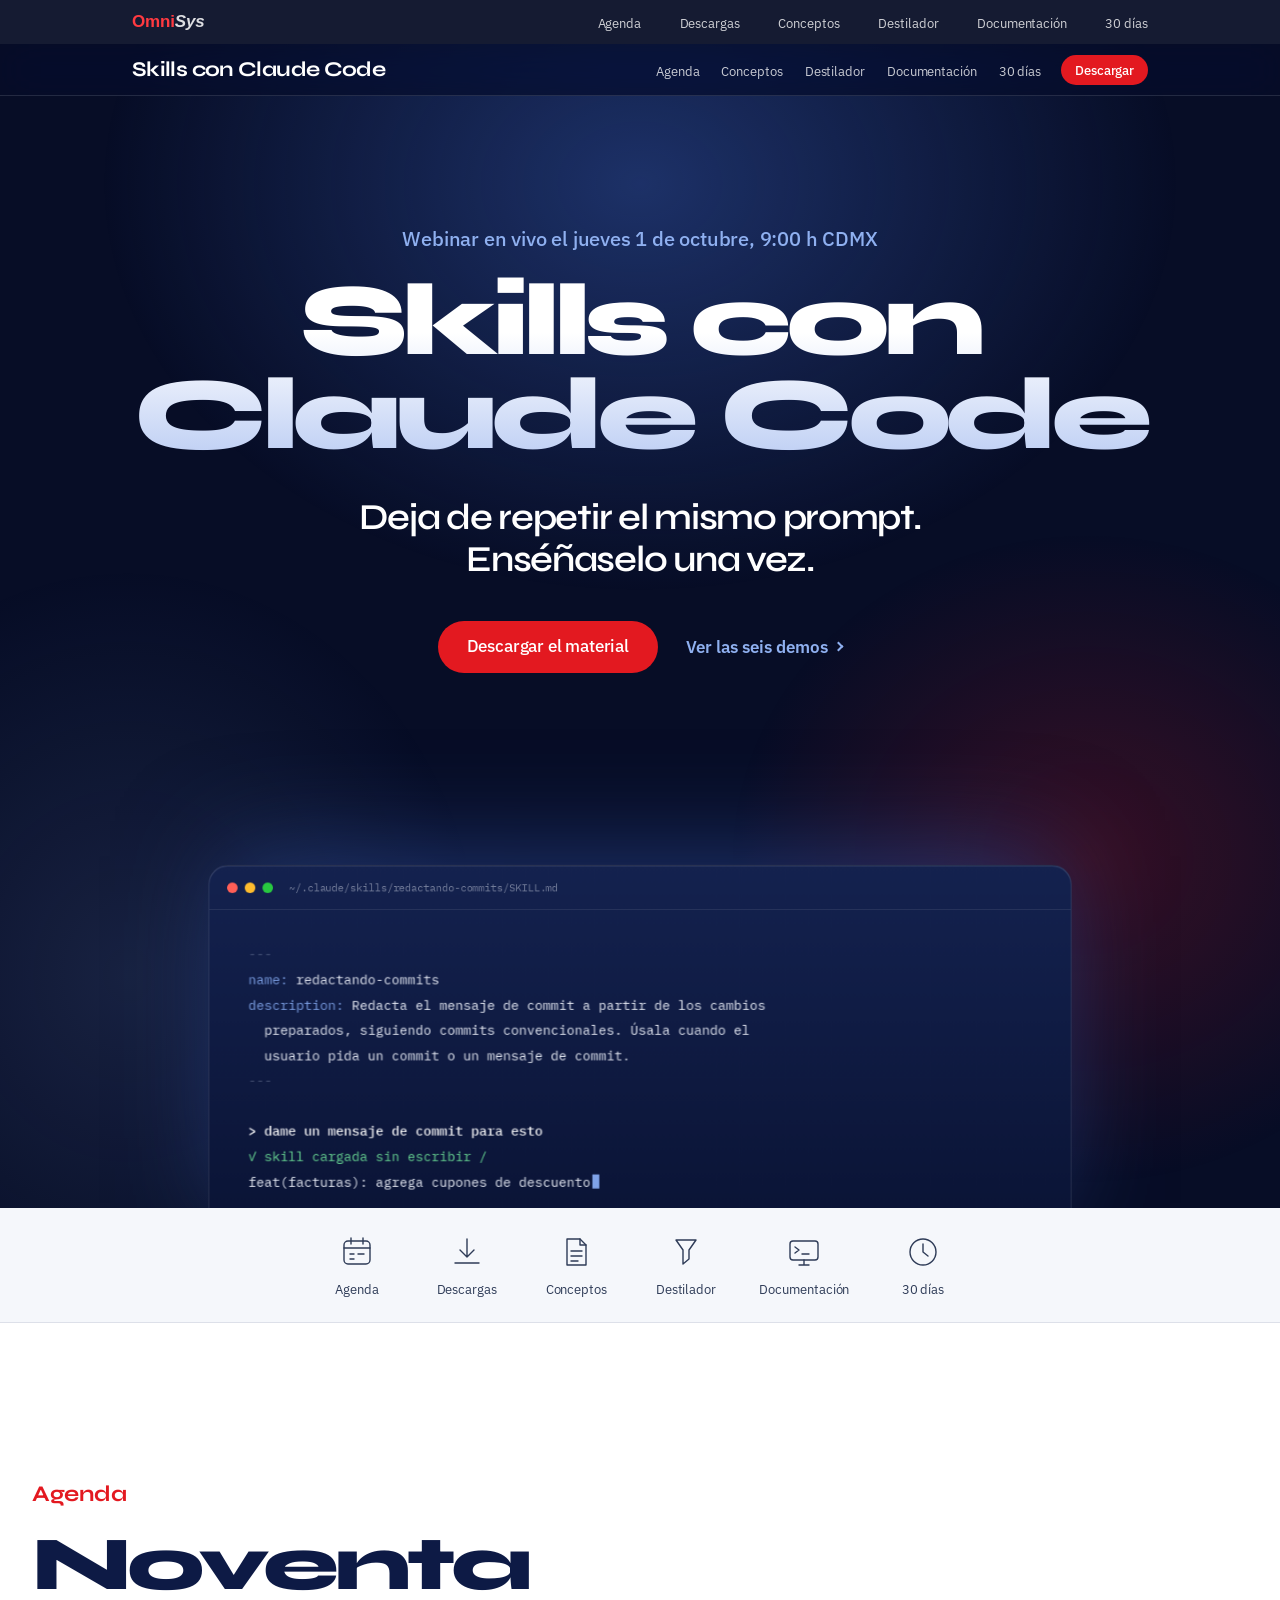
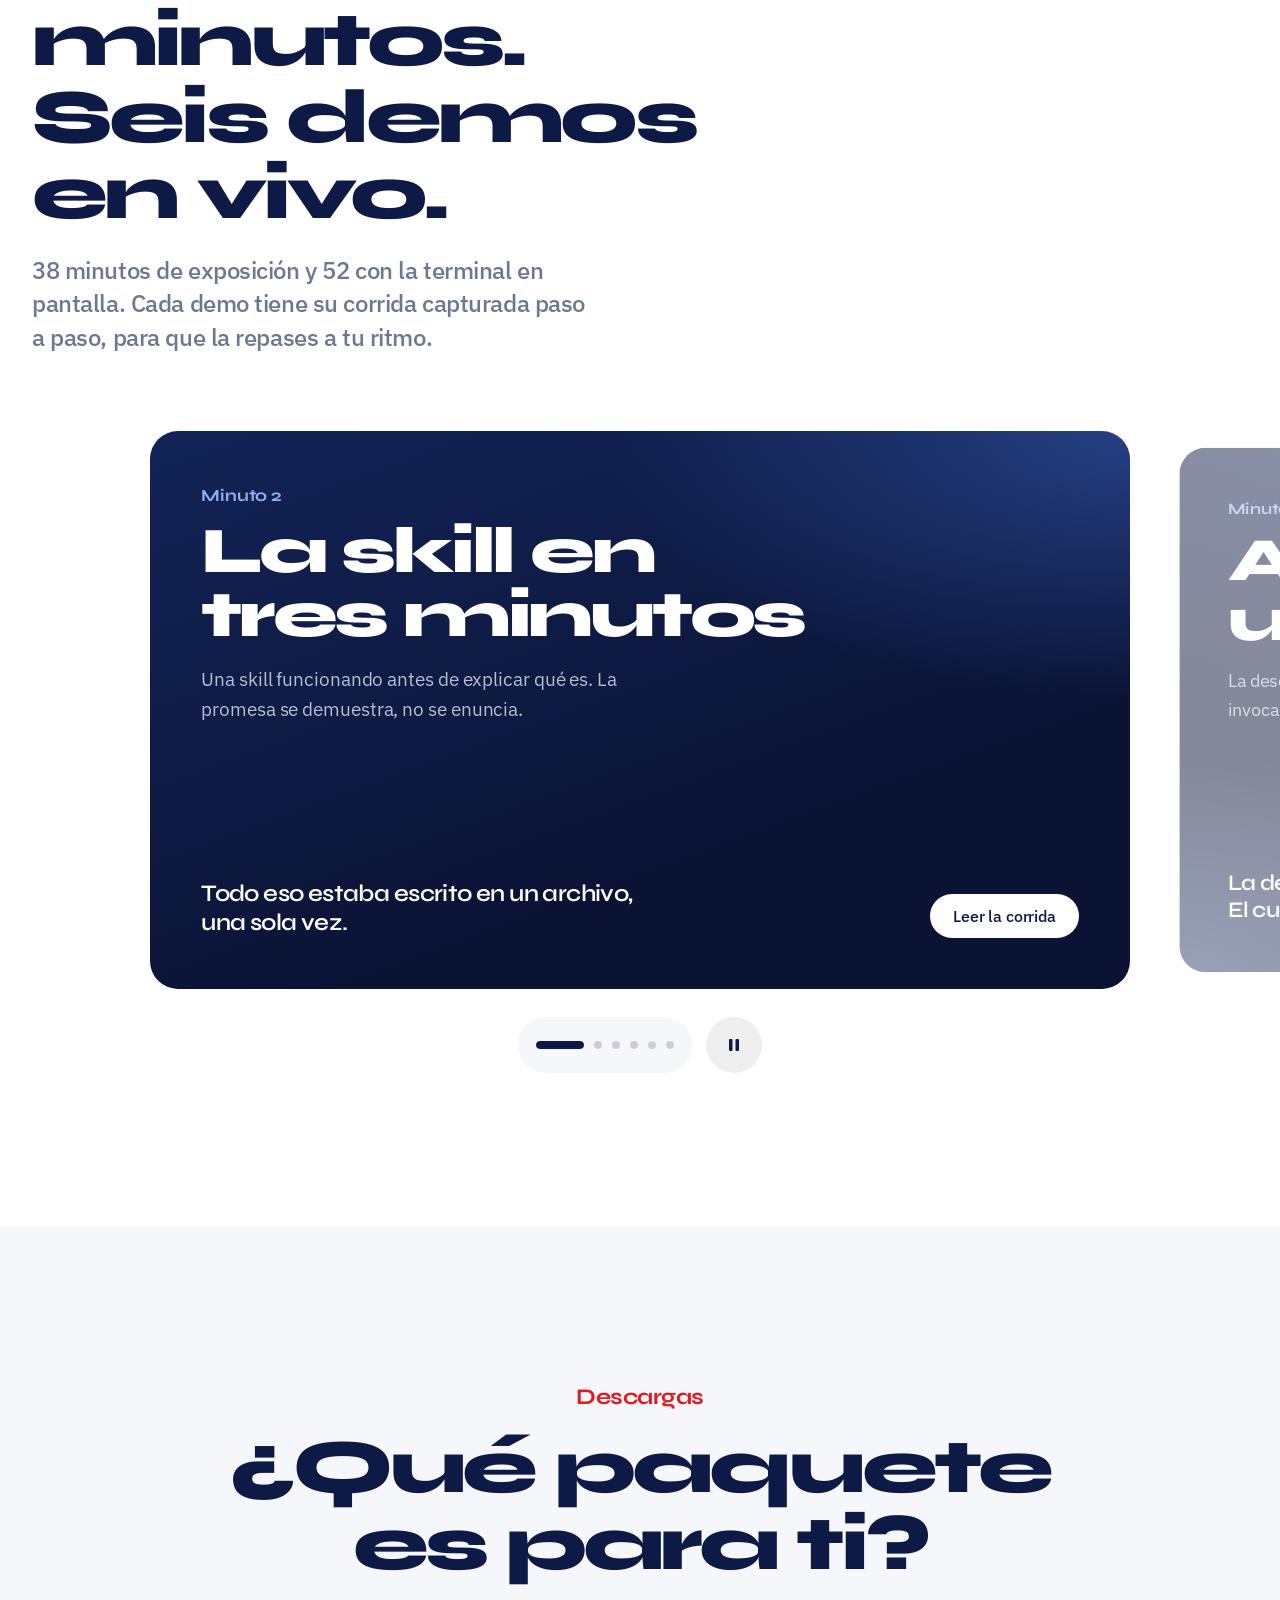
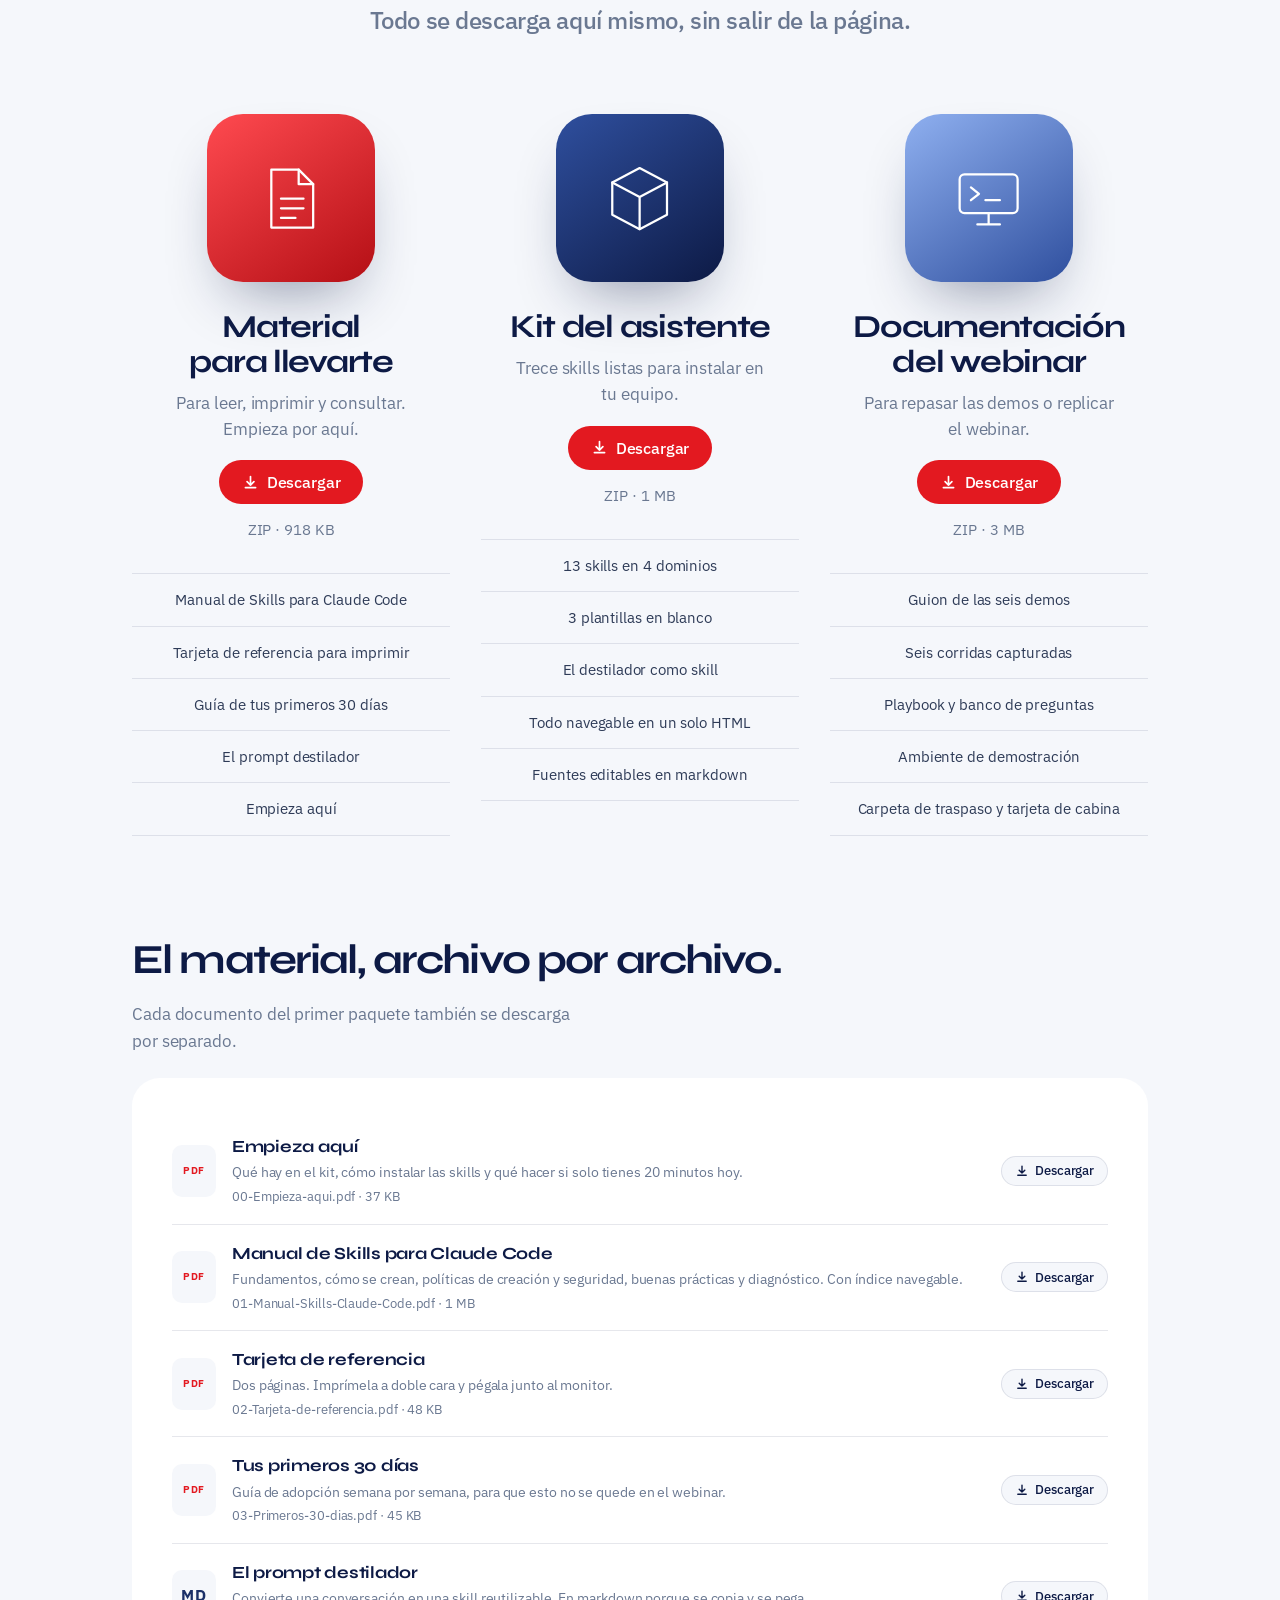
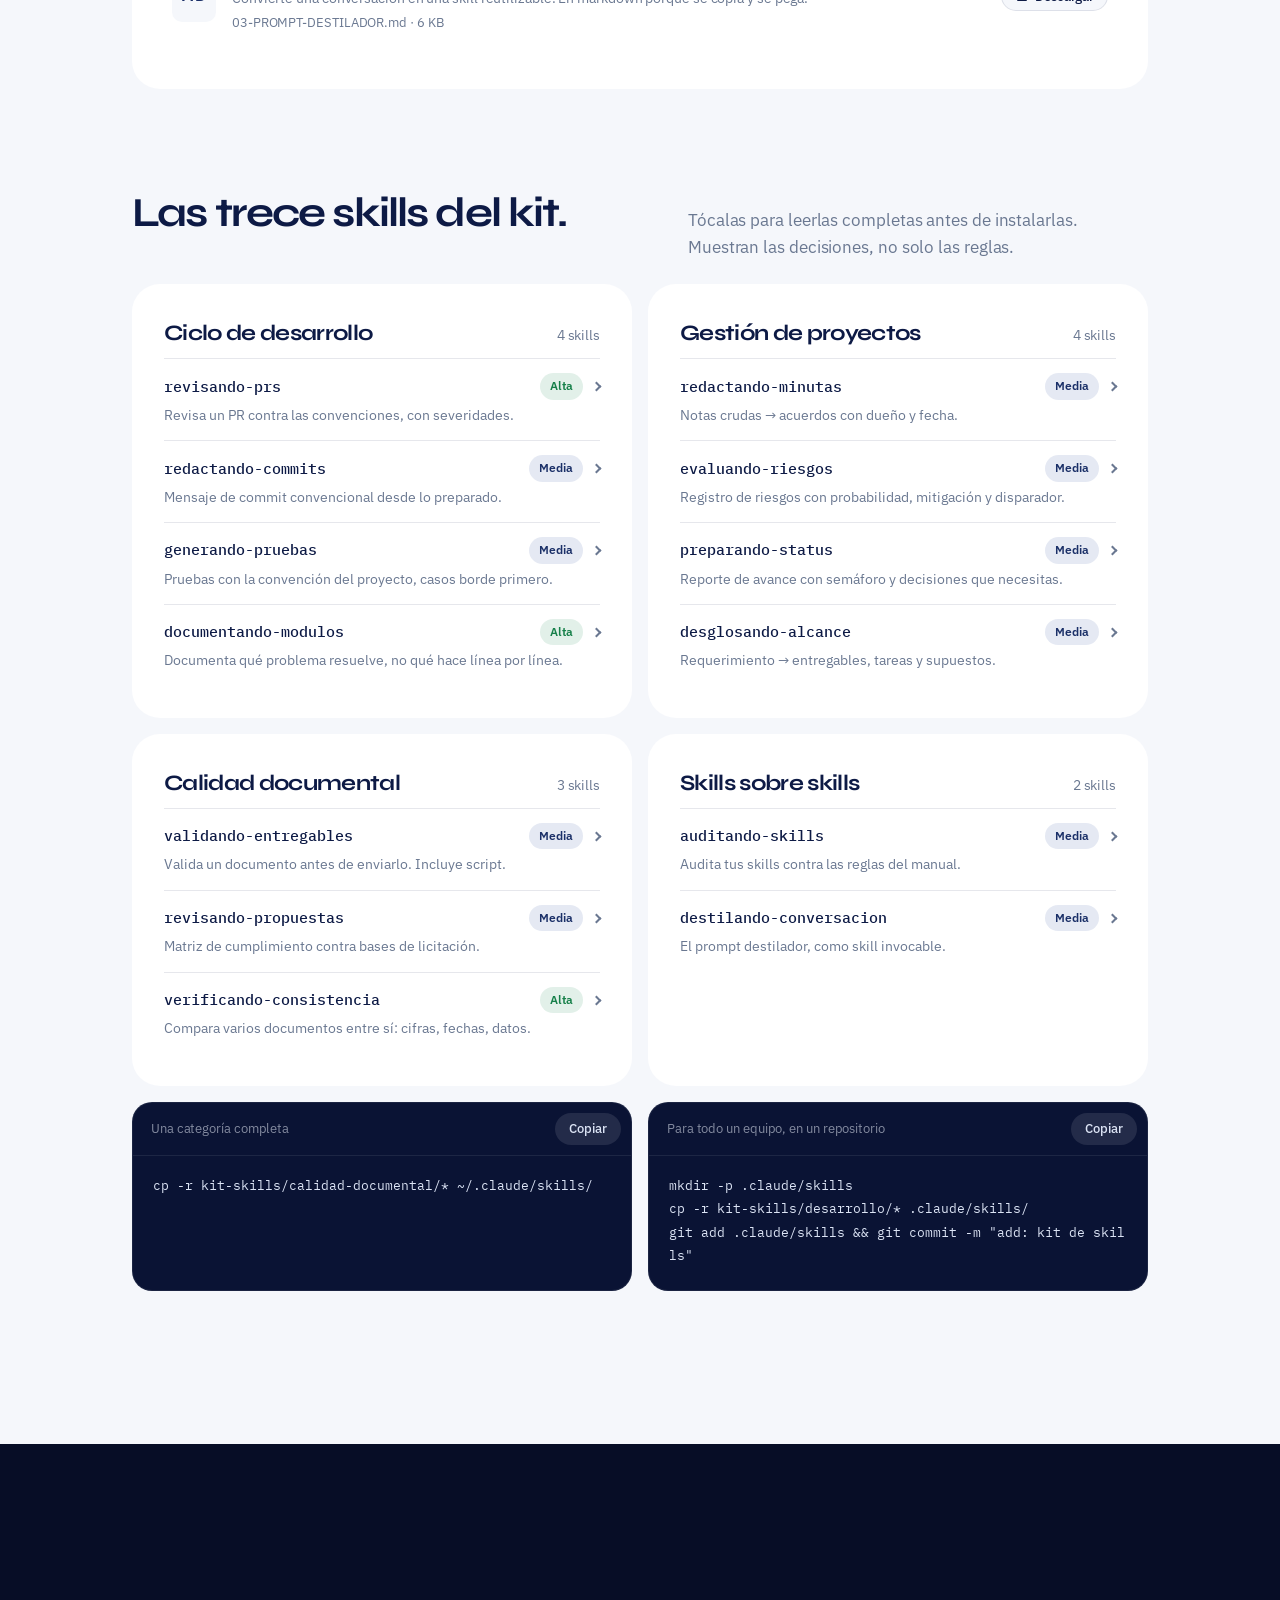
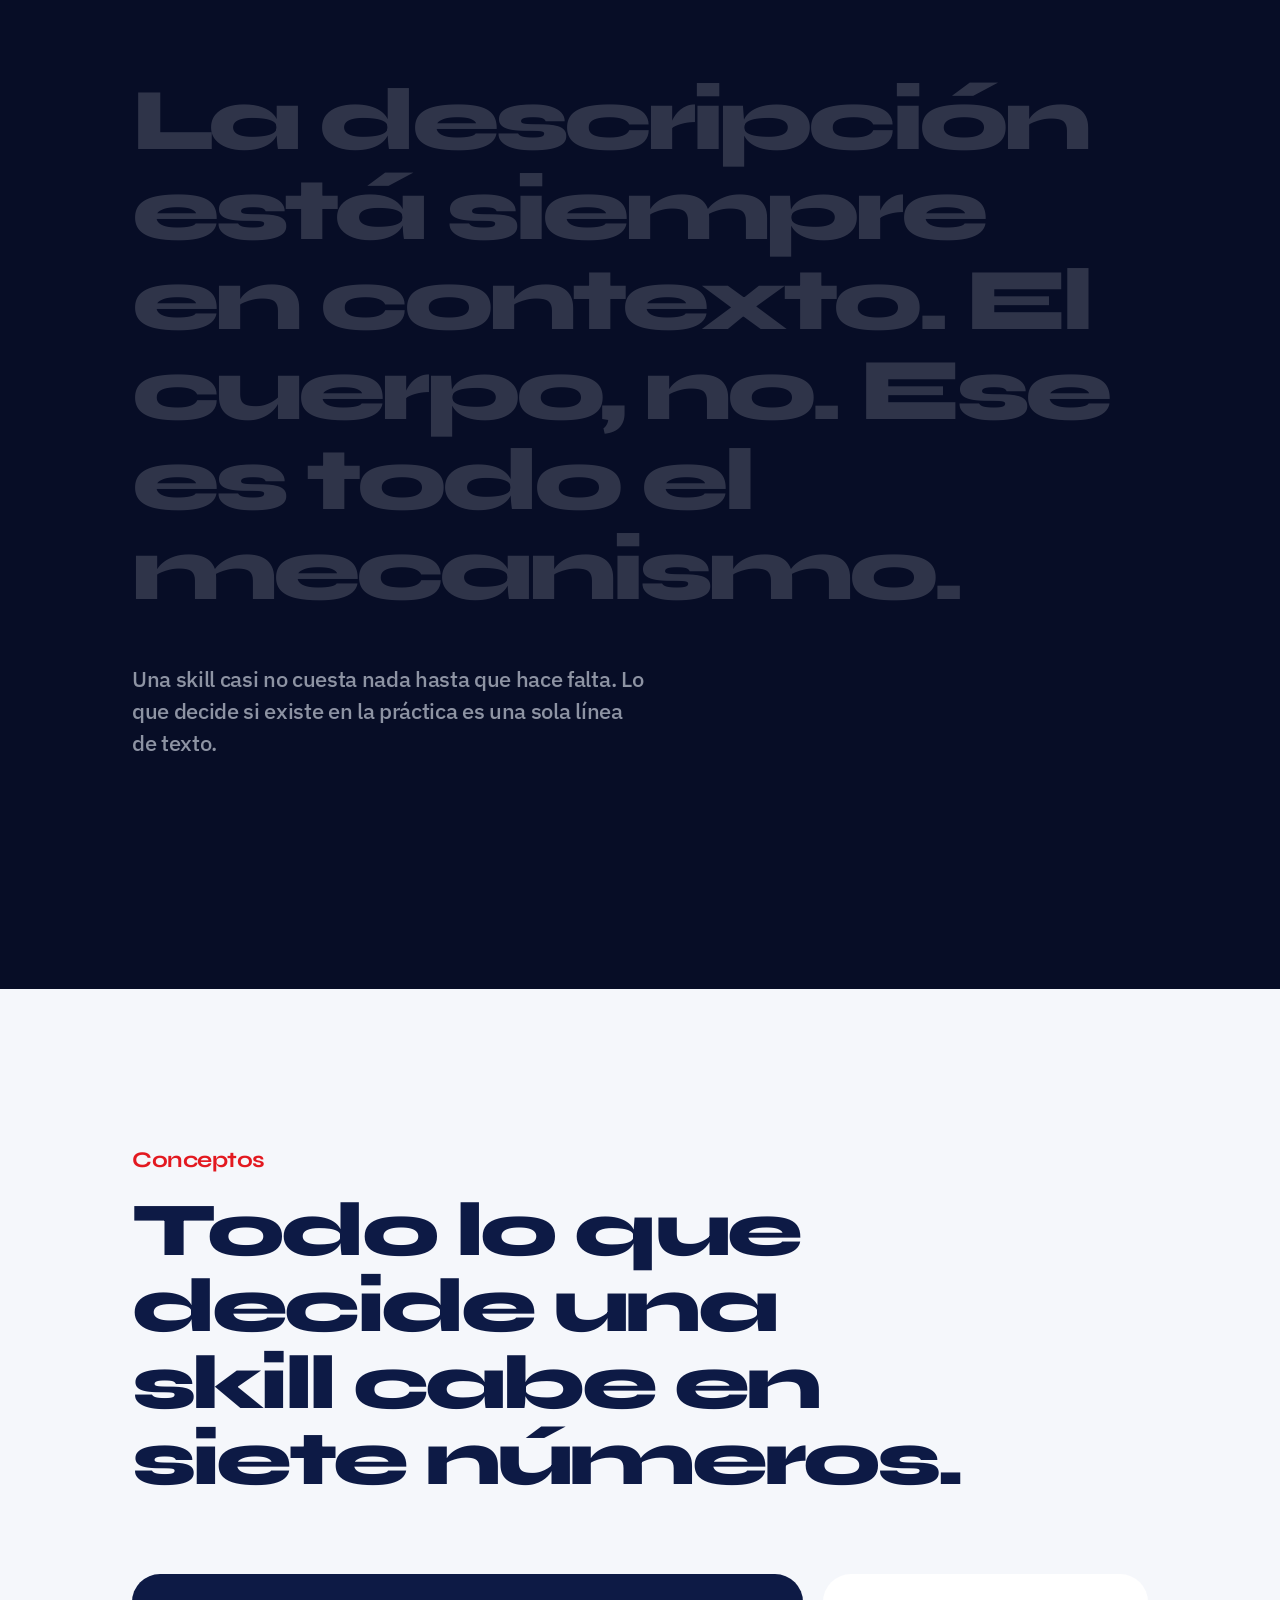
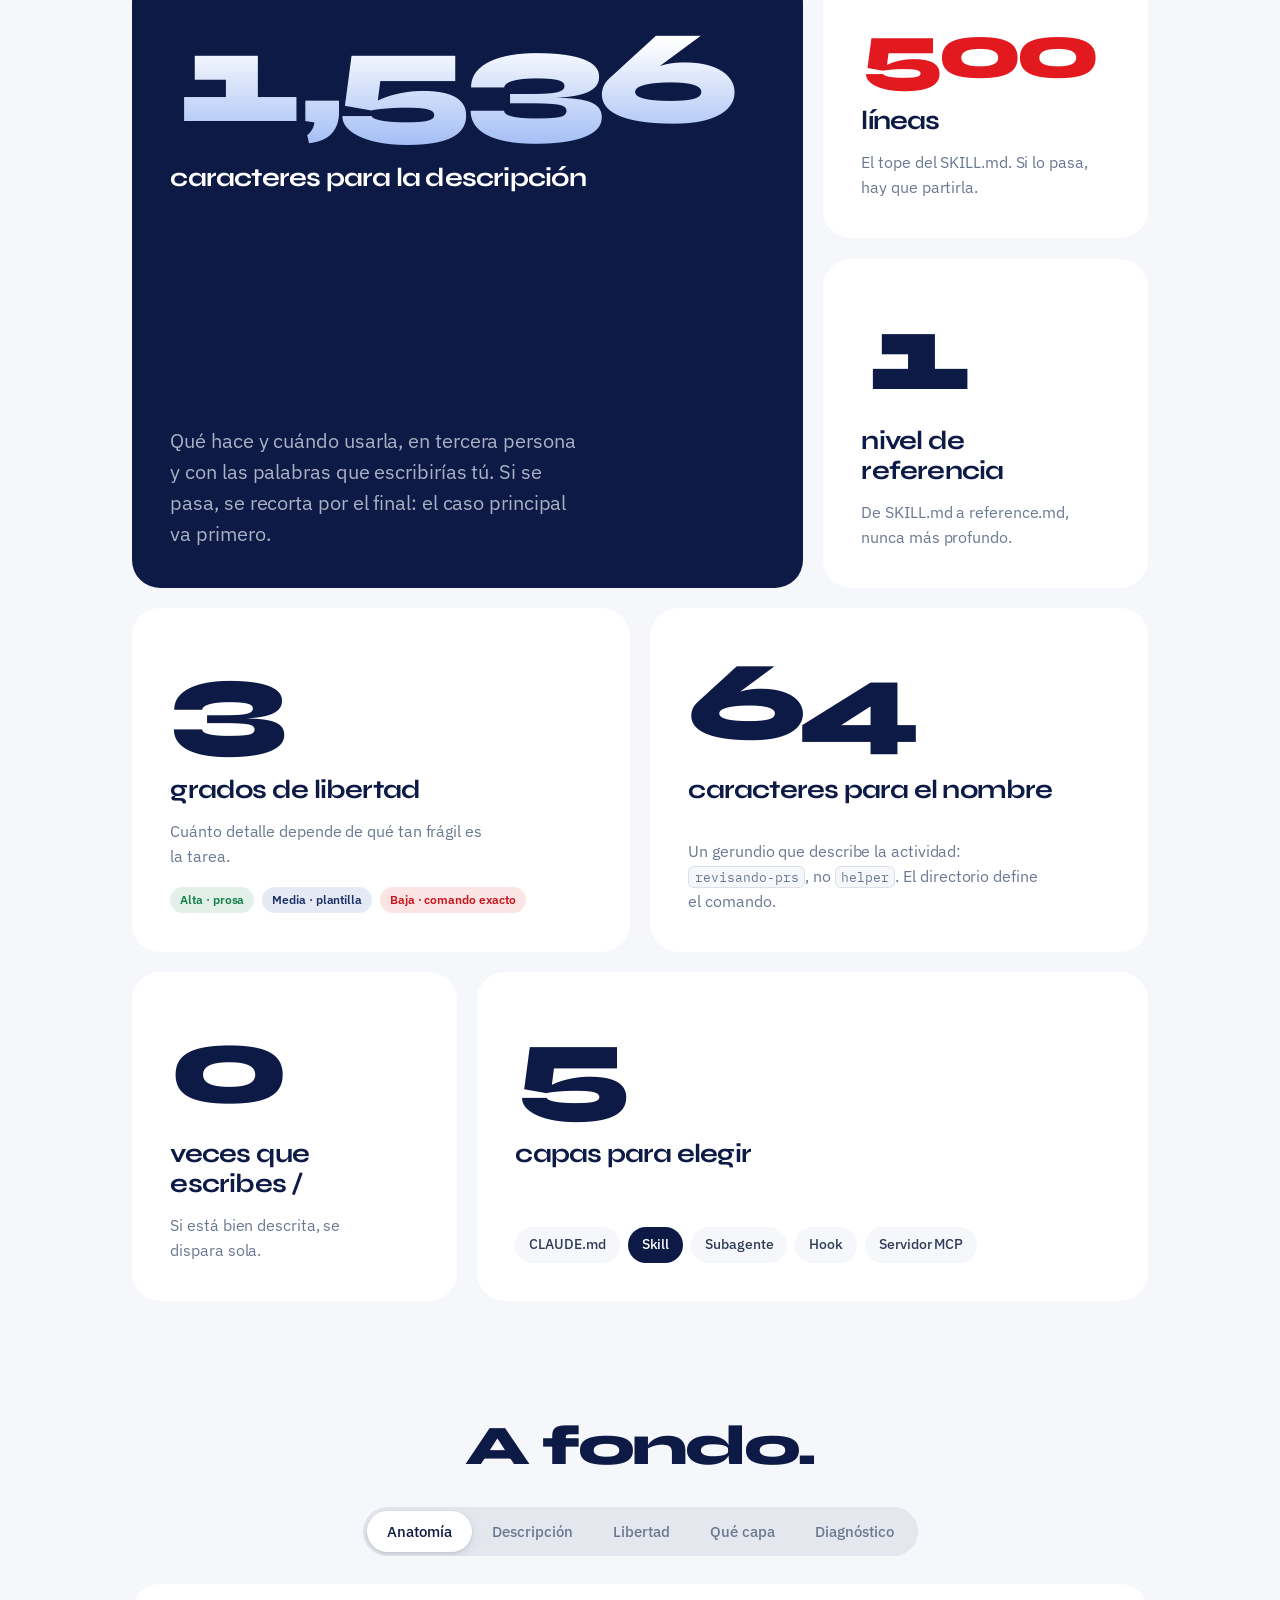
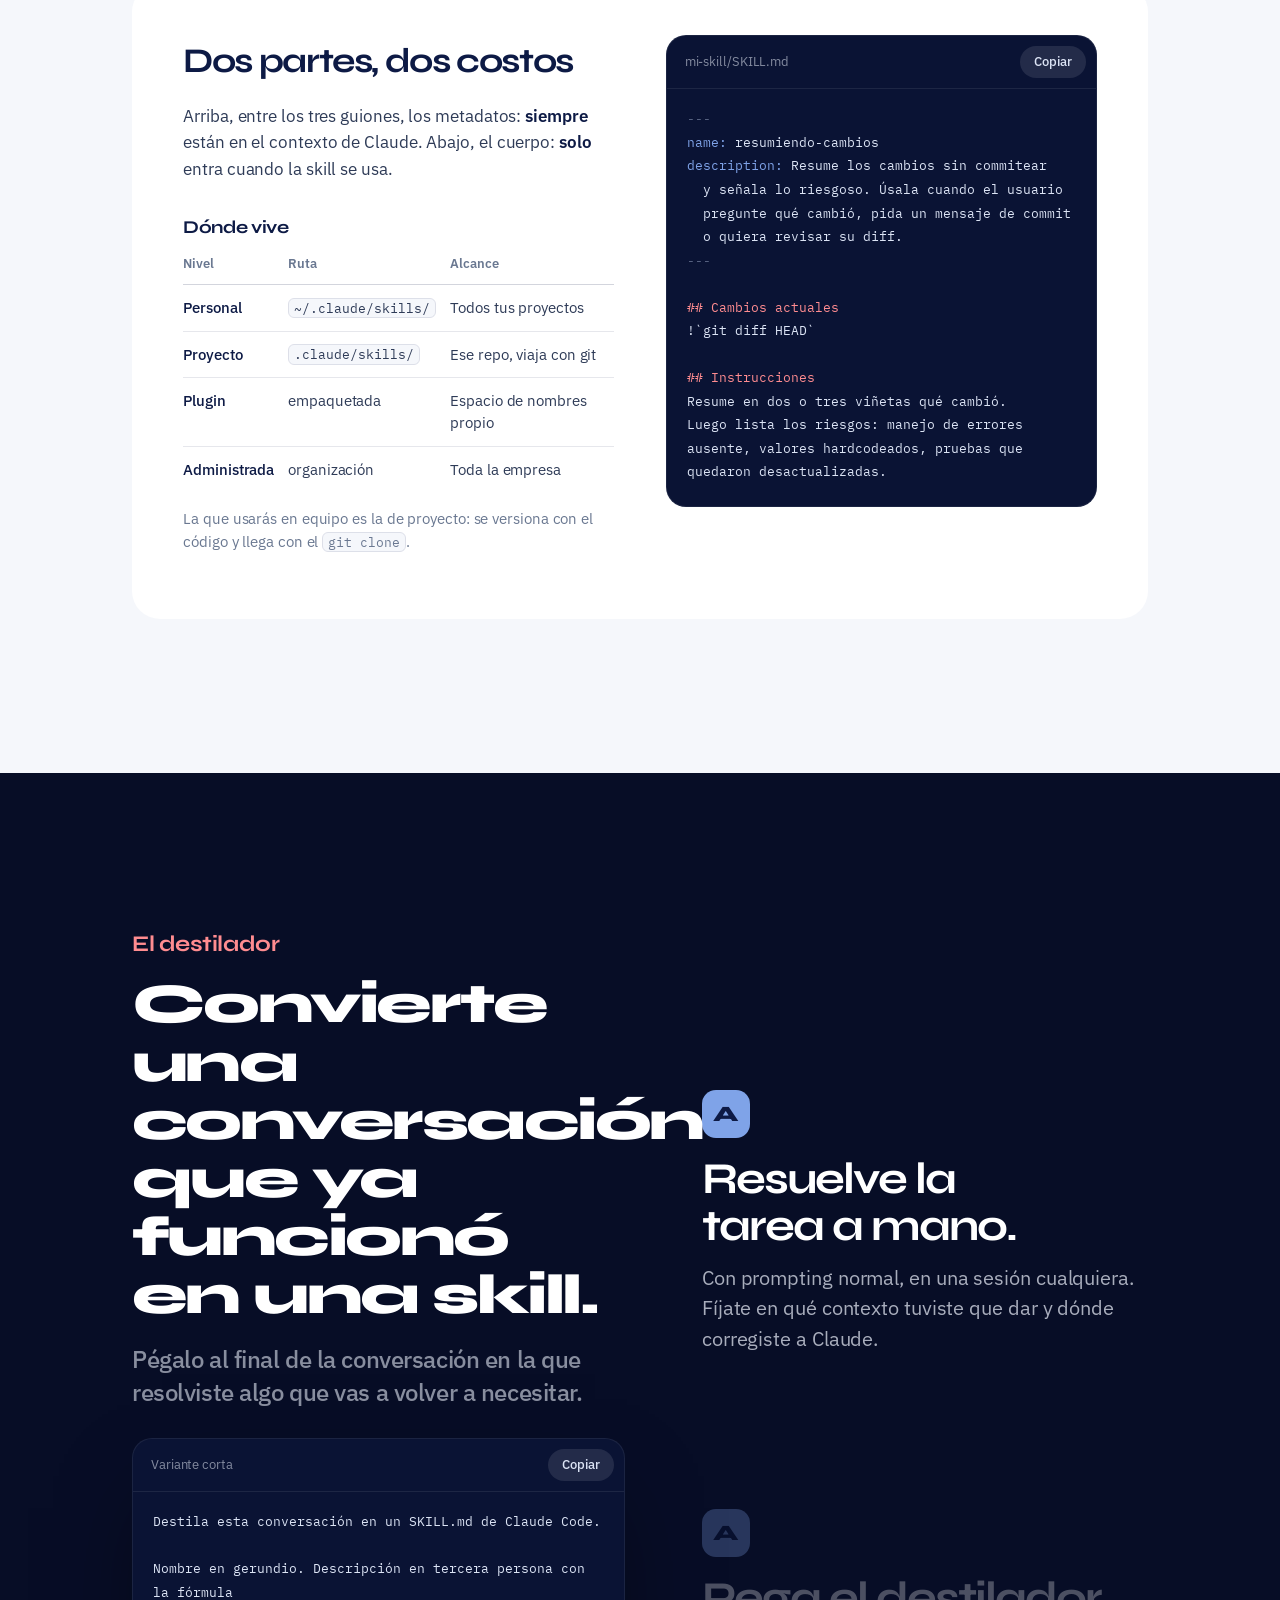
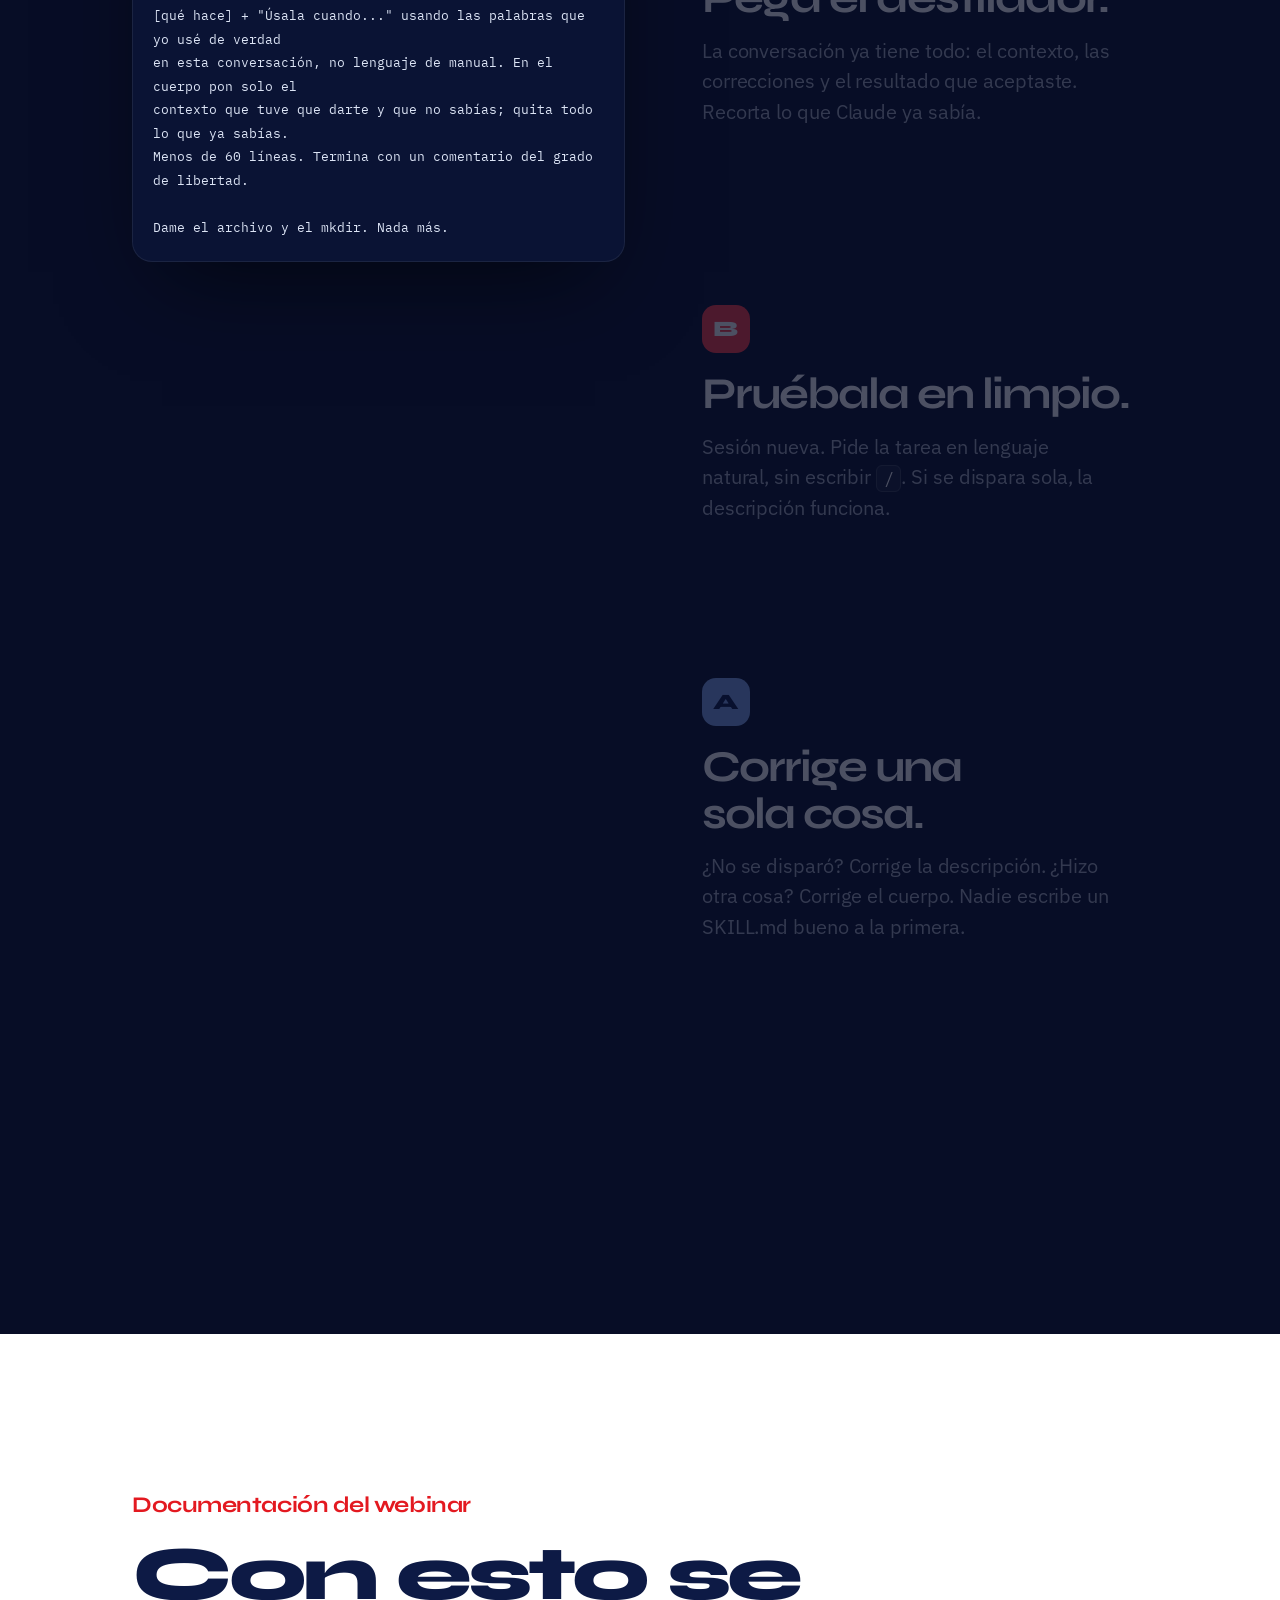
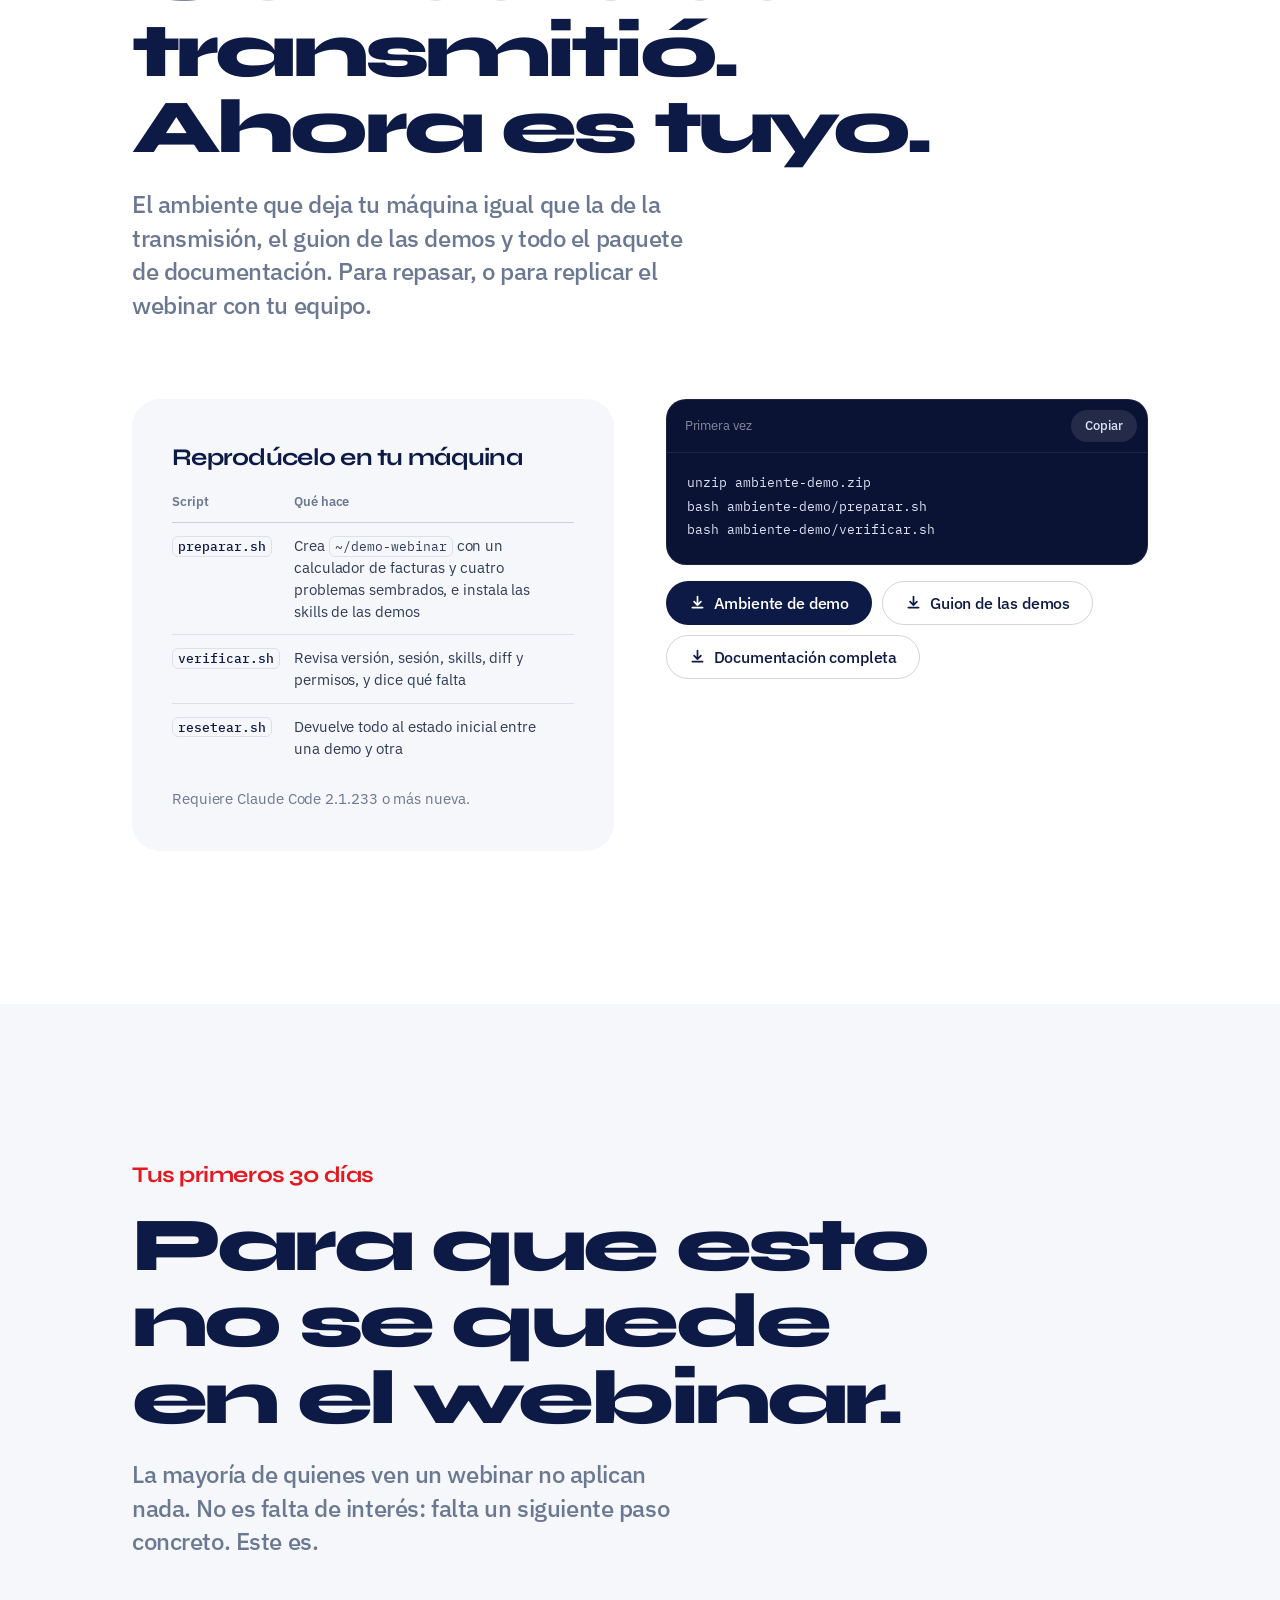
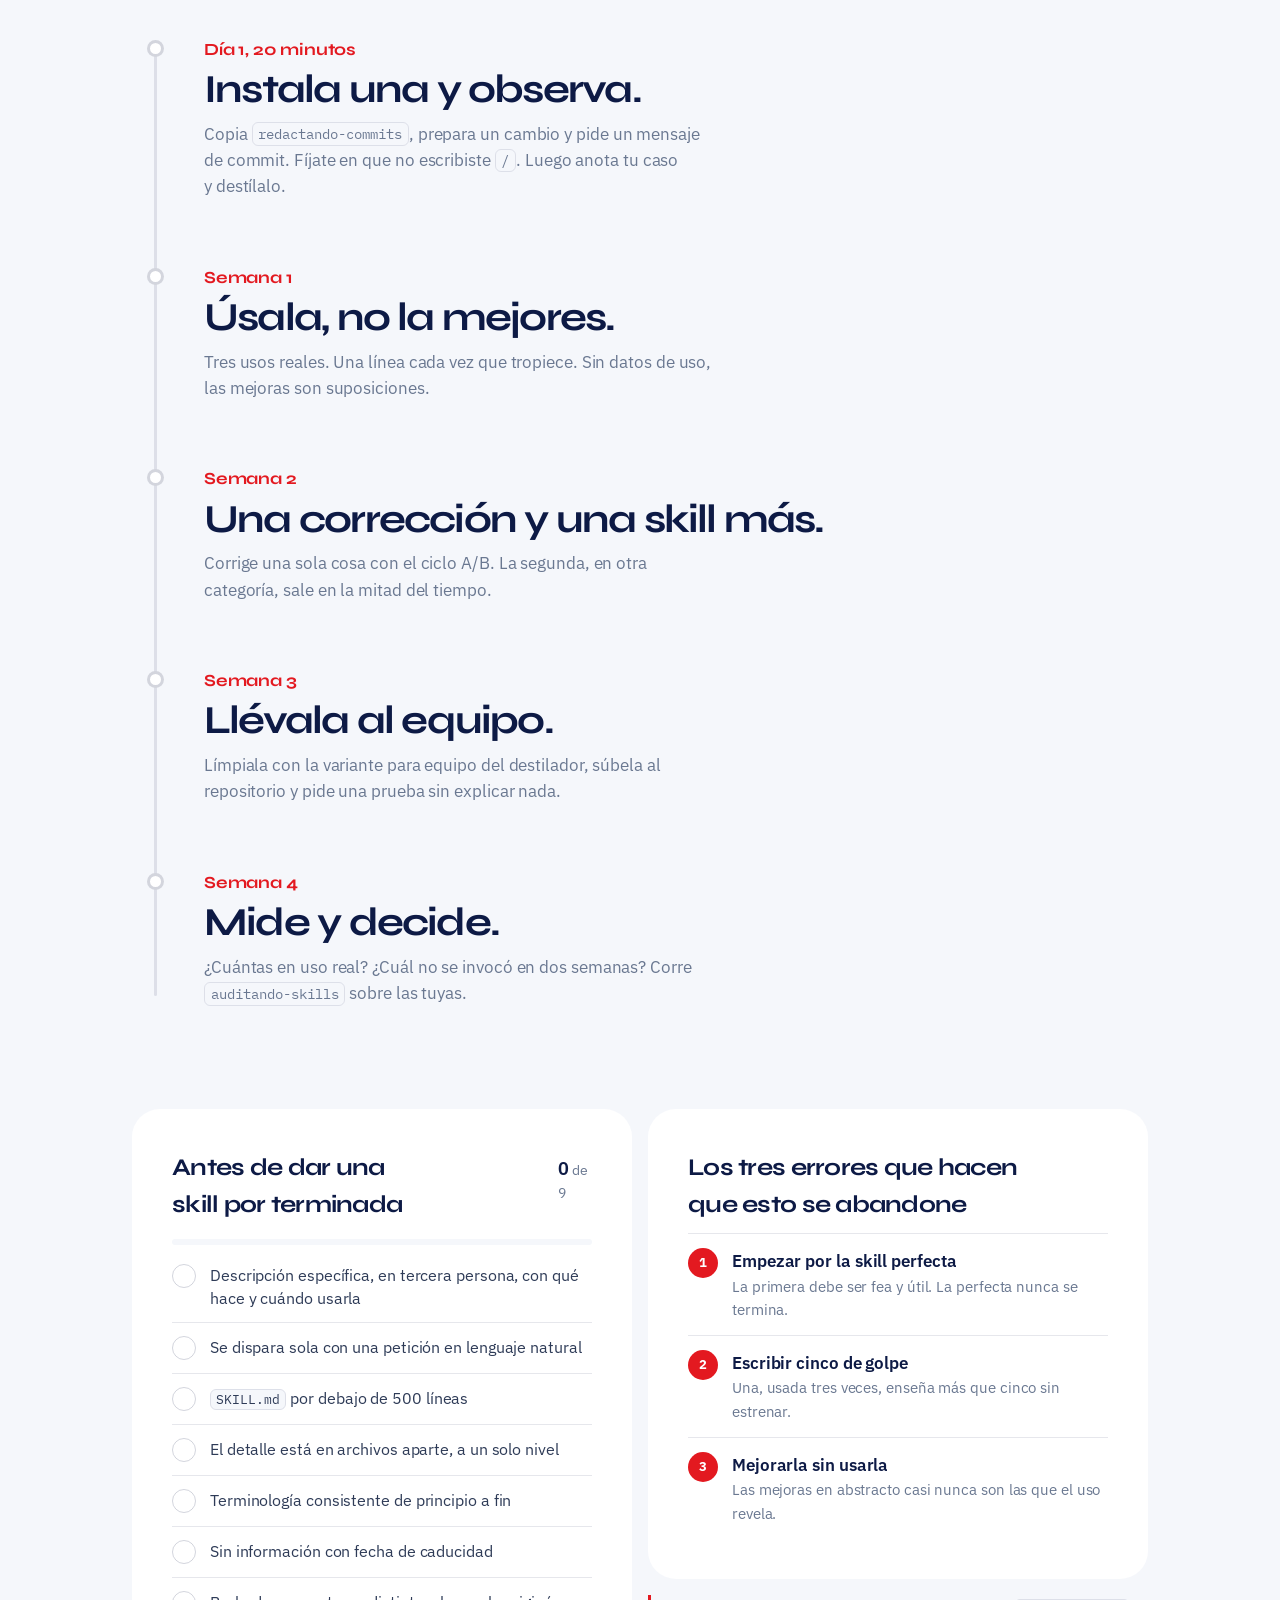
<file: index.html>
<!DOCTYPE html>
<html lang="es-MX">
<head>
<meta charset="UTF-8">
<meta name="viewport" content="width=device-width, initial-scale=1, viewport-fit=cover">
<meta name="theme-color" content="#070D26">
<title>Skills con Claude Code, el webinar de OmniSys</title>
<meta name="description" content="La página del webinar Skills con Claude Code: agenda y seis demos, conceptos, el prompt destilador, la documentación de la transmisión y tres paquetes de material para llevar skills a tu equipo.">
<meta property="og:title" content="Skills con Claude Code, el webinar de OmniSys">
<meta property="og:description" content="Deja de repetir el mismo prompt. Enséñaselo una vez.">
<meta property="og:type" content="website">
<link rel="icon" href="data:image/svg+xml,%3Csvg xmlns='http://www.w3.org/2000/svg' viewBox='0 0 64 64'%3E%3Crect width='64' height='64' rx='14' fill='%230D1A45'/%3E%3Ctext x='32' y='43' font-family='Verdana' font-weight='700' font-size='30' fill='%23FF3A41' text-anchor='middle'%3EO%3C/text%3E%3C/svg%3E">
<link rel="preconnect" href="https://fonts.googleapis.com">
<link rel="preconnect" href="https://fonts.gstatic.com" crossorigin>
<link href="https://fonts.googleapis.com/css2?family=Syne:wght@600;700;800&family=IBM+Plex+Sans:ital,wght@0,400;0,500;0,600;1,400&family=IBM+Plex+Mono:wght@400;500&display=swap" rel="stylesheet">
<link rel="stylesheet" href="assets/estilos.css?v=20260930d">
<script>document.documentElement.classList.add("js");</script>
</head>
<body data-base="">

<a class="skip" href="#contenido">Saltar al contenido</a>

<!-- ═════ barra global · se va con el scroll ═════ -->
<header class="gnav" id="gnav">
  <div class="gnav-in">
    <a class="brand" href="#inicio" aria-label="OmniSys, inicio"><span class="o">Omni</span><span class="s">Sys</span></a>
    <ul class="gnav-links">
      <li><a href="#agenda">Agenda</a></li>
      <li><a href="#descargas">Descargas</a></li>
      <li><a href="#conceptos">Conceptos</a></li>
      <li><a href="#destilador">Destilador</a></li>
      <li><a href="#documentacion">Documentación</a></li>
      <li><a href="#treinta">30 días</a></li>
    </ul>
    <button class="menu-btn" type="button" aria-label="Abrir menú" aria-expanded="false" aria-controls="menu"><span></span><span></span></button>
  </div>
</header>
<div class="menu" id="menu" aria-hidden="true">
  <ul>
    <li><a href="#agenda">Agenda</a></li>
    <li><a href="#descargas">Descargas</a></li>
    <li><a href="#conceptos">Conceptos</a></li>
    <li><a href="#destilador">Destilador</a></li>
    <li><a href="#documentacion">Documentación</a></li>
    <li><a href="#treinta">Tus primeros 30 días</a></li>
  </ul>
  <p class="menu-sub">Webinar en vivo el jueves 1 de octubre de 2026, a las 9:00 h de la Ciudad de México.</p>
</div>

<!-- ═════ barra local · se queda arriba ═════ -->
<nav class="lnav" id="lnav" aria-label="Secciones del webinar">
  <div class="lnav-in">
    <a class="lnav-title" href="#inicio">Skills con Claude Code</a>
    <ul class="lnav-links">
      <li><a href="#agenda">Agenda</a></li>
      <li><a href="#conceptos">Conceptos</a></li>
      <li><a href="#destilador">Destilador</a></li>
      <li><a href="#documentacion">Documentación</a></li>
      <li><a href="#treinta">30 días</a></li>
    </ul>
    <button class="lnav-toggle" type="button" aria-label="Mostrar secciones" aria-expanded="false" aria-controls="lnav-drop"><svg viewBox="0 0 14 14"><path d="M2 5l5 5 5-5"/></svg></button>
    <a class="btn btn-red btn-sm" href="#descargas">Descargar</a>
  </div>
  <div class="lnav-drop" id="lnav-drop"><div><ul>
    <li><a href="#agenda">Agenda</a></li>
    <li><a href="#descargas">Descargas</a></li>
    <li><a href="#conceptos">Conceptos</a></li>
    <li><a href="#destilador">Destilador</a></li>
    <li><a href="#documentacion">Documentación</a></li>
    <li><a href="#treinta">Tus primeros 30 días</a></li>
  </ul></div></div>
</nav>

<main id="contenido">

<!-- ═════ portada ═════ -->
<section class="hero" id="inicio">
  <div class="hero-glow" aria-hidden="true"></div>
  <div class="wrap-wide hero-in intro">
    <p class="hero-date">Webinar en vivo el jueves 1 de octubre, 9:00 h CDMX</p>
    <h1>Skills con Claude Code</h1>
    <p class="hero-claim">Deja de repetir el mismo prompt. Enséñaselo una vez.</p>
    <div class="hero-cta">
      <a class="btn btn-red btn-lg" href="#descargas">Descargar el material</a>
      <a class="more-link" href="#agenda">Ver las seis demos</a>
    </div>
  </div>
  <div class="stage" id="stage">
    <div class="window" id="window" aria-label="Una skill funcionando en la terminal">
      <div class="window-bar"><i style="background:#FF5F57"></i><i style="background:#FEBC2E"></i><i style="background:#28C840"></i><span>~/.claude/skills/redactando-commits/SKILL.md</span></div>
<pre><span class="ln" style="--i:0"><span class="dim">---</span></span>
<span class="ln" style="--i:1"><span class="k">name:</span> <span class="v">redactando-commits</span></span>
<span class="ln" style="--i:2"><span class="k">description:</span> <span class="v">Redacta el mensaje de commit a partir de los cambios</span></span>
<span class="ln" style="--i:3"><span class="v">  preparados, siguiendo commits convencionales. Úsala cuando el</span></span>
<span class="ln" style="--i:4"><span class="v">  usuario pida un commit o un mensaje de commit.</span></span>
<span class="ln" style="--i:5"><span class="dim">---</span></span>
<span class="ln" style="--i:6"></span>
<span class="ln" style="--i:7"><span class="me">&gt; dame un mensaje de commit para esto</span></span>
<span class="ln" style="--i:8"><span class="ok">✓ skill cargada sin escribir /</span></span>
<span class="ln" style="--i:9"><span class="v">feat(facturas): agrega cupones de descuento</span><span class="caret" aria-hidden="true"></span></span></pre>
    </div>
  </div>
</section>

<!-- ═════ capítulos ═════ -->
<nav class="chapters" aria-label="Capítulos">
  <ul>
    <li><a href="#agenda"><svg viewBox="0 0 36 36" aria-hidden="true"><rect x="5" y="7" width="26" height="23" rx="4"/><path d="M5 14h26M12 4v6M24 4v6M11 20h4M11 25h4M19 20h6"/></svg>Agenda</a></li>
    <li><a href="#descargas"><svg viewBox="0 0 36 36" aria-hidden="true"><path d="M18 5v18m0 0 7-7m-7 7-7-7M6 29h24"/></svg>Descargas</a></li>
    <li><a href="#conceptos"><svg viewBox="0 0 36 36" aria-hidden="true"><path d="M9 5h13l6 6v20H9z"/><path d="M22 5v6h6M13 17h11M13 22h11M13 27h7"/></svg>Conceptos</a></li>
    <li><a href="#destilador"><svg viewBox="0 0 36 36" aria-hidden="true"><path d="M8 6h20l-7 10v9l-6 5V16z"/></svg>Destilador</a></li>
    <li><a href="#documentacion"><svg viewBox="0 0 36 36" aria-hidden="true"><rect x="4" y="7" width="28" height="19" rx="3"/><path d="M9 13l4 3-4 3M16 20h7M13 31h10M18 26v5"/></svg>Documentación</a></li>
    <li><a href="#treinta"><svg viewBox="0 0 36 36" aria-hidden="true"><circle cx="18" cy="18" r="13"/><path d="M18 10v8l5 4"/></svg>30 días</a></li>
  </ul>
</nav>

<!-- ═════ agenda ═════ -->
<section class="sec" id="agenda">
  <div class="wrap head">
    <span class="kick">Agenda</span>
    <h2 class="title">Noventa minutos. Seis demos en vivo.</h2>
    <p class="lead">38 minutos de exposición y 52 con la terminal en pantalla. Cada demo tiene su corrida capturada paso a paso, para que la repases a tu ritmo.</p>
  </div>

  <div class="gallery" id="gallery" data-anim tabindex="0" aria-roledescription="carrusel" aria-label="Las seis demos">
    <div class="gallery-track">
      <article class="tile" aria-label="Demo 1 de 6">
        <div><span class="tile-min">Minuto 2</span><h3>La skill en tres minutos</h3><p>Una skill funcionando antes de explicar qué es. La promesa se demuestra, no se enuncia.</p></div>
        <div class="tile-foot"><blockquote>Todo eso estaba escrito en un archivo, una sola vez.</blockquote><button class="btn btn-white" type="button" data-run="R1" aria-haspopup="dialog">Leer la corrida</button></div>
      </article>
      <article class="tile" aria-label="Demo 2 de 6">
        <div><span class="tile-min">Minuto 15</span><h3>Anatomía de un SKILL.md</h3><p>La descripción siempre en contexto; el cuerpo, solo al invocar. El concepto del que depende todo lo demás.</p></div>
        <div class="tile-foot"><blockquote>La descripción siempre está en contexto. El cuerpo, no.</blockquote><button class="btn btn-white" type="button" data-run="D2" aria-haspopup="dialog">Ver el archivo</button></div>
      </article>
      <article class="tile" aria-label="Demo 3 de 6">
        <div><span class="tile-min">Minuto 27</span><h3>La descripción, A/B en vivo</h3><p>La misma skill con dos descripciones. Una nunca se activa y la otra sí. Solo cambió el texto.</p></div>
        <div class="tile-foot"><blockquote>Si no se dispara, el problema está en la descripción.</blockquote><button class="btn btn-white" type="button" data-run="R3" aria-haspopup="dialog">Leer la corrida</button></div>
      </article>
      <article class="tile" aria-label="Demo 4 de 6">
        <div><span class="tile-min">Minuto 47</span><h3>El destilador</h3><p>La que vas a usar mañana: convertir una conversación que ya funcionó en una skill reutilizable.</p></div>
        <div class="tile-foot"><blockquote>Nadie escribe un SKILL.md bueno de memoria y a la primera.</blockquote><button class="btn btn-white" type="button" data-run="R4" aria-haspopup="dialog">Leer la corrida</button></div>
      </article>
      <article class="tile" aria-label="Demo 5 de 6">
        <div><span class="tile-min">Minuto 65</span><h3>Multiarchivo y script</h3><p>Una skill que ejecuta código, y el patrón que evita la solicitud de permiso.</p></div>
        <div class="tile-foot"><blockquote>Los scripts se ejecutan, no se leen.</blockquote><button class="btn btn-white" type="button" data-run="R5" aria-haspopup="dialog">Leer la corrida</button></div>
      </article>
      <article class="tile" aria-label="Demo 6 de 6">
        <div><span class="tile-min">Minuto 72</span><h3>La skill que no funciona</h3><p>Diagnóstico de una skill saboteada. Las fallas más caras son las que ninguna herramienta señala.</p></div>
        <div class="tile-foot"><blockquote>Las descripciones malas no las marca ninguna herramienta.</blockquote><button class="btn btn-white" type="button" data-run="R6" aria-haspopup="dialog">Leer la corrida</button></div>
      </article>
    </div>
  </div>
  <div class="dotnav" data-anim style="--i:2">
    <div class="dots" role="tablist" aria-label="Elegir demo"></div>
    <button class="play" type="button" aria-label="Pausar el recorrido"><svg class="i-pause" viewBox="0 0 16 16"><rect x="3" y="2" width="3.5" height="12" rx="1"/><rect x="9.5" y="2" width="3.5" height="12" rx="1"/></svg><svg class="i-play" viewBox="0 0 16 16"><path d="M4 2.5v11a.6.6 0 0 0 .9.5l9-5.5a.6.6 0 0 0 0-1l-9-5.5a.6.6 0 0 0-.9.5z"/></svg></button>
  </div>
</section>

<!-- ═════ descargas ═════ -->
<section class="sec paper" id="descargas">
  <div class="wrap">
    <div class="head head-c" data-anim>
      <span class="kick">Descargas</span>
      <h2 class="title">¿Qué paquete es para ti?</h2>
      <p class="lead">Todo se descarga aquí mismo, sin salir de la página.</p>
    </div>

    <div class="compare">
      <article class="pk pk-1" data-anim style="--i:0">
        <div class="pk-art" aria-hidden="true"><svg viewBox="0 0 48 48"><path d="M12 6h17l9 9v27H12z"/><path d="M29 6v9h9M18 24h14M18 30h14M18 36h9"/></svg></div>
        <h3>Material para llevarte</h3>
        <p class="desc">Para leer, imprimir y consultar. Empieza por aquí.</p>
        <a class="btn btn-red dl" href="descargas/material-para-llevar.zip" data-id="material" download><svg aria-hidden="true" viewBox="0 0 20 20"><path d="M10 3v10m0 0 4-4m-4 4-4-4M4 16h12"/></svg><span>Descargar</span></a>
        <p class="size" data-peso="material">ZIP</p>
        <ul><li>Manual de Skills para Claude Code</li><li>Tarjeta de referencia para imprimir</li><li>Guía de tus primeros 30 días</li><li>El prompt destilador</li><li>Empieza aquí</li></ul>
      </article>
      <article class="pk pk-2" data-anim style="--i:1">
        <div class="pk-art" aria-hidden="true"><svg viewBox="0 0 48 48"><path d="M24 5 41 14v20L24 43 7 34V14z"/><path d="M7 14l17 9 17-9M24 23v20"/></svg></div>
        <h3>Kit del asistente</h3>
        <p class="desc">Trece skills listas para instalar en tu equipo.</p>
        <a class="btn btn-red dl" href="descargas/kit-asistente-skills-claude-code.zip" data-id="kit" download><svg aria-hidden="true" viewBox="0 0 20 20"><path d="M10 3v10m0 0 4-4m-4 4-4-4M4 16h12"/></svg><span>Descargar</span></a>
        <p class="size" data-peso="kit">ZIP</p>
        <ul><li>13 skills en 4 dominios</li><li>3 plantillas en blanco</li><li>El destilador como skill</li><li>Todo navegable en un solo HTML</li><li>Fuentes editables en markdown</li></ul>
      </article>
      <article class="pk pk-3" data-anim style="--i:2">
        <div class="pk-art" aria-hidden="true"><svg viewBox="0 0 48 48"><rect x="6" y="9" width="36" height="24" rx="3"/><path d="M13 17l5 4-5 4M22 25h9M17 40h14M24 33v7"/></svg></div>
        <h3>Documentación del webinar</h3>
        <p class="desc">Para repasar las demos o replicar el webinar.</p>
        <a class="btn btn-red dl" href="webinar/descargas/documentacion-webinar.zip" download><svg aria-hidden="true" viewBox="0 0 20 20"><path d="M10 3v10m0 0 4-4m-4 4-4-4M4 16h12"/></svg><span>Descargar</span></a>
        <p class="size">ZIP · 3 MB</p>
        <ul><li>Guion de las seis demos</li><li>Seis corridas capturadas</li><li>Playbook y banco de preguntas</li><li>Ambiente de demostración</li><li>Carpeta de traspaso y tarjeta de cabina</li></ul>
      </article>
    </div>

    <div class="sub" data-anim>
      <h3>El material, archivo por archivo.</h3>
      <p>Cada documento del primer paquete también se descarga por separado.</p>
    </div>
    <div class="card pad" data-anim><ul class="files" id="lista-material"></ul></div>

    <div class="sub" data-anim>
      <h3>Las trece skills del kit.</h3>
      <p>Tócalas para leerlas completas antes de instalarlas. Muestran las decisiones, no solo las reglas.</p>
    </div>
    <div class="cats" id="lista-kit"></div>
    <div class="install" data-anim>
      <div class="code">
        <div class="code-h"><span>Una categoría completa</span><button class="copy" type="button" data-copy="i-cat">Copiar</button></div>
<pre id="i-cat">cp -r kit-skills/calidad-documental/* ~/.claude/skills/</pre>
      </div>
      <div class="code">
        <div class="code-h"><span>Para todo un equipo, en un repositorio</span><button class="copy" type="button" data-copy="i-team">Copiar</button></div>
<pre id="i-team">mkdir -p .claude/skills
cp -r kit-skills/desarrollo/* .claude/skills/
git add .claude/skills && git commit -m "add: kit de skills"</pre>
      </div>
    </div>
  </div>
</section>

<!-- ═════ manifiesto ═════ -->
<section class="dark manifesto" aria-label="La idea central">
  <div class="wrap">
    <p id="words">La descripción está siempre en contexto. El cuerpo, no. Ese es todo el mecanismo.</p>
    <p class="sign">Una skill casi no cuesta nada hasta que hace falta. Lo que decide si existe en la práctica es una sola línea de texto.</p>
  </div>
</section>

<!-- ═════ conceptos ═════ -->
<section class="sec paper" id="conceptos">
  <div class="wrap">
    <div class="head" data-anim>
      <span class="kick">Conceptos</span>
      <h2 class="title">Todo lo que decide una skill cabe en siete números.</h2>
    </div>

    <div class="bento">
      <div class="cell c-a" data-anim="scale" style="--i:0"><span class="num">1,536</span><span class="unit">caracteres para la descripción</span><p>Qué hace y cuándo usarla, en tercera persona y con las palabras que escribirías tú. Si se pasa, se recorta por el final: el caso principal va primero.</p></div>
      <div class="cell c-b c-red" data-anim="scale" style="--i:1"><span class="num">500</span><span class="unit">líneas</span><p>El tope del SKILL.md. Si lo pasa, hay que partirla.</p></div>
      <div class="cell c-c" data-anim="scale" style="--i:2"><span class="num">1</span><span class="unit">nivel de referencia</span><p>De SKILL.md a reference.md, nunca más profundo.</p></div>
      <div class="cell c-d" data-anim="scale" style="--i:3"><span class="num">3</span><span class="unit">grados de libertad</span><p>Cuánto detalle depende de qué tan frágil es la tarea.</p><div class="pills" style="margin-top:18px"><span class="lvl lvl-a">Alta · prosa</span><span class="lvl lvl-m">Media · plantilla</span><span class="lvl lvl-b">Baja · comando exacto</span></div></div>
      <div class="cell c-e" data-anim="scale" style="--i:4"><span class="num">64</span><span class="unit">caracteres para el nombre</span><p>Un gerundio que describe la actividad: <code>revisando-prs</code>, no <code>helper</code>. El directorio define el comando.</p></div>
      <div class="cell c-f" data-anim="scale" style="--i:5"><span class="num">0</span><span class="unit">veces que escribes /</span><p>Si está bien descrita, se dispara sola.</p></div>
      <div class="cell c-g" data-anim="scale" style="--i:6"><span class="num">5</span><span class="unit">capas para elegir</span><div class="pills"><span class="pill">CLAUDE.md</span><span class="pill hl">Skill</span><span class="pill">Subagente</span><span class="pill">Hook</span><span class="pill">Servidor MCP</span></div></div>
    </div>

    <div class="deep">
      <div class="head head-c" data-anim style="margin-bottom:32px">
        <h3 class="title-m">A fondo.</h3>
      </div>
      <div class="seg-wrap" data-anim>
        <div class="seg" role="tablist" aria-label="Temas">
          <span class="seg-ind" aria-hidden="true"></span>
          <button role="tab" aria-selected="true" aria-controls="t-anat" id="b-anat">Anatomía</button>
          <button role="tab" aria-selected="false" aria-controls="t-desc" id="b-desc" tabindex="-1">Descripción</button>
          <button role="tab" aria-selected="false" aria-controls="t-lib" id="b-lib" tabindex="-1">Libertad</button>
          <button role="tab" aria-selected="false" aria-controls="t-capa" id="b-capa" tabindex="-1">Qué capa</button>
          <button role="tab" aria-selected="false" aria-controls="t-diag" id="b-diag" tabindex="-1">Diagnóstico</button>
        </div>
      </div>

      <div class="panels" data-anim style="--i:1">
        <div class="panel" role="tabpanel" id="t-anat" aria-labelledby="b-anat">
          <div class="split">
            <div>
              <h3>Dos partes, dos costos</h3>
              <p>Arriba, entre los tres guiones, los metadatos: <b>siempre</b> están en el contexto de Claude. Abajo, el cuerpo: <b>solo</b> entra cuando la skill se usa.</p>
              <h4>Dónde vive</h4>
              <div class="tbl-wrap"><table class="tbl">
                <thead><tr><th>Nivel</th><th>Ruta</th><th>Alcance</th></tr></thead>
                <tbody>
                  <tr><td>Personal</td><td><code>~/.claude/skills/</code></td><td>Todos tus proyectos</td></tr>
                  <tr><td>Proyecto</td><td><code>.claude/skills/</code></td><td>Ese repo, viaja con git</td></tr>
                  <tr><td>Plugin</td><td>empaquetada</td><td>Espacio de nombres propio</td></tr>
                  <tr><td>Administrada</td><td>organización</td><td>Toda la empresa</td></tr>
                </tbody>
              </table></div>
              <p class="note" style="margin-top:14px">La que usarás en equipo es la de proyecto: se versiona con el código y llega con el <code>git clone</code>.</p>
            </div>
            <div class="code">
              <div class="code-h"><span>mi-skill/SKILL.md</span><button class="copy" type="button" data-copy="anat">Copiar</button></div>
<pre id="anat"><span class="c-dim">---</span>
<span class="c-k">name:</span> resumiendo-cambios
<span class="c-k">description:</span> Resume los cambios sin commitear
  y señala lo riesgoso. Úsala cuando el usuario
  pregunte qué cambió, pida un mensaje de commit
  o quiera revisar su diff.
<span class="c-dim">---</span>

<span class="c-h">## Cambios actuales</span>
!`git diff HEAD`

<span class="c-h">## Instrucciones</span>
Resume en dos o tres viñetas qué cambió.
Luego lista los riesgos: manejo de errores
ausente, valores hardcodeados, pruebas que
quedaron desactualizadas.</pre>
            </div>
          </div>
        </div>

        <div class="panel" role="tabpanel" id="t-desc" aria-labelledby="b-desc" hidden>
          <h3>El campo que decide todo</h3>
          <p>Es lo único que Claude ve para decidir si tu skill aplica. Si está mal, la skill no existe.</p>
          <div class="formula"><span>qué hace</span><em>+</em><span>cuándo usarla</span></div>
          <div class="grid-2">
            <div class="tile-s"><b>Tercera persona</b><p>Se inyecta en la indicación del sistema.</p><p class="ok">Analiza documentos y aplica el formato del equipo.</p><p class="bad">Te puedo ayudar con tus documentos.</p></div>
            <div class="tile-s"><b>Tus palabras, no las del manual</b><p class="ok">Úsala cuando el usuario mencione README, documentación o formato.</p><p class="bad">Úsala para la gestión documental del repositorio.</p></div>
            <div class="tile-s"><b>El caso principal primero</b><p>Si se recorta, se recorta por el final.</p></div>
            <div class="tile-s"><b>Hasta 1,536 caracteres</b><p>Combinado con <code>when_to_use</code>.</p></div>
          </div>
          <h4>El nombre</h4>
          <div class="chips"><span class="chip ok">resumiendo-cambios</span><span class="chip ok">revisando-prs</span><span class="chip ok">generando-pruebas</span><span class="chip bad">helper</span><span class="chip bad">utils</span><span class="chip bad">mi-skill</span></div>
        </div>

        <div class="panel" role="tabpanel" id="t-lib" aria-labelledby="b-lib" hidden>
          <h3>No es cuánto detalle. Es qué tan frágil es la tarea.</h3>
          <div class="grid-3" style="margin:24px 0 8px">
            <div class="tile-s"><span class="lvl lvl-a">Alta</span><p class="q">Varios caminos sirven</p><p>Dirección general, en prosa. Revisión de código, análisis.</p></div>
            <div class="tile-s"><span class="lvl lvl-m">Media</span><p class="q">Hay un patrón preferido</p><p>Plantilla o script con parámetros. Commits, reportes.</p></div>
            <div class="tile-s"><span class="lvl lvl-b">Baja</span><p class="q">La secuencia importa</p><p>Comando exacto, prohibido variarlo. Migraciones, despliegues.</p></div>
          </div>
          <h4>Revelación progresiva</h4>
          <div class="split">
            <pre class="tree">mi-skill/
├── SKILL.md       <span class="c-dim">el procedimiento</span>
├── reference.md   <span class="c-dim">el detalle, si hace falta</span>
└── scripts/
    └── revisar.sh <span class="c-dim">se ejecuta, no se lee</span></pre>
            <ol class="steps">
              <li><b>Un solo nivel.</b> <code>SKILL.md</code> a <code>reference.md</code>, nunca un tercer archivo.</li>
              <li><b>Los scripts se ejecutan.</b> No le pidas a Claude que los interprete.</li>
              <li><b>Rutas con <code>${CLAUDE_SKILL_DIR}</code>.</b> Nunca absolutas.</li>
            </ol>
          </div>
        </div>

        <div class="panel" role="tabpanel" id="t-capa" aria-labelledby="b-capa" hidden>
          <h3>¿Hace falta siempre, a veces o sin excepción?</h3>
          <div class="layers">
            <div class="layer"><code>CLAUDE.md</code><p>Hecho permanente del proyecto</p></div>
            <div class="layer hl"><code>Skill</code><p>Procedimiento o material de referencia</p></div>
            <div class="layer"><code>Subagente</code><p>Tarea con contexto aislado y rol propio</p></div>
            <div class="layer"><code>Hook</code><p>Regla que debe cumplirse siempre</p></div>
            <div class="layer"><code>Servidor MCP</code><p>Acceso a un sistema externo</p></div>
          </div>
          <div class="grid-2 tie">
            <div><p class="t">CLAUDE.md o skill</p><p>¿Hace falta en cada conversación, o solo en algunas?</p></div>
            <div><p class="t">Skill o hook</p><p>¿Confío en que el modelo decida aplicarlo?</p></div>
          </div>
        </div>

        <div class="panel" role="tabpanel" id="t-diag" aria-labelledby="b-diag" hidden>
          <h3>Si no se dispara sola, casi nunca es el cuerpo</h3>
          <div class="tbl-wrap"><table class="tbl">
            <thead><tr><th>Síntoma</th><th>Causa más probable</th><th>Qué revisas</th></tr></thead>
            <tbody>
              <tr><td>No se activa nunca</td><td>Descripción sin tus palabras reales, o en 1ª o 2ª persona</td><td><code>description</code></td></tr>
              <tr><td>Responde a <code>/nombre</code> pero nunca sola</td><td>Frontmatter mal formado</td><td>Los tres guiones</td></tr>
              <tr><td>Se activa cuando no debe</td><td>Descripción demasiado amplia</td><td>Acota el «cuándo»</td></tr>
              <tr><td>No encuentra un archivo</td><td>Ruta absoluta o barra invertida</td><td><code>${CLAUDE_SKILL_DIR}</code></td></tr>
              <tr><td>Salta la solicitud de permiso</td><td>Falta declarar la herramienta</td><td><code>allowed-tools</code></td></tr>
              <tr><td>A veces sí, a veces no</td><td>Referencias a dos niveles</td><td>Aplana a uno</td></tr>
              <tr><td>La invocación se aborta</td><td>Un comando <code>!</code> falló</td><td>Pruébalo a mano</td></tr>
            </tbody>
          </table></div>
          <div class="chips"><span class="chip">/skills</span><span class="chip">/doctor</span><span class="chip">/context</span><span class="chip">claude --debug</span></div>
        </div>
      </div>
    </div>
  </div>
</section>

<!-- ═════ destilador · capítulo fijo ═════ -->
<section class="sec dark" id="destilador">
  <div class="wrap sticky-wrap">
    <div class="sticky-side">
      <span class="kick">El destilador</span>
      <h2 class="title-m">Convierte una conversación que ya funcionó en una skill.</h2>
      <p class="lead">Pégalo al final de la conversación en la que resolviste algo que vas a volver a necesitar.</p>
      <div class="code">
        <div class="code-h"><span>Variante corta</span><button class="copy" type="button" data-copy="destilar">Copiar</button></div>
<pre id="destilar" class="wrapp">Destila esta conversación en un SKILL.md de Claude Code.

Nombre en gerundio. Descripción en tercera persona con la fórmula
[qué hace] + "Úsala cuando..." usando las palabras que yo usé de verdad
en esta conversación, no lenguaje de manual. En el cuerpo pon solo el
contexto que tuve que darte y que no sabías; quita todo lo que ya sabías.
Menos de 60 líneas. Termina con un comentario del grado de libertad.

Dame el archivo y el mkdir. Nada más.</pre>
      </div>
    </div>
    <ol class="stepper" id="stepper">
      <li><span class="who a">A</span><h3>Resuelve la tarea a mano.</h3><p>Con prompting normal, en una sesión cualquiera. Fíjate en qué contexto tuviste que dar y dónde corregiste a Claude.</p></li>
      <li><span class="who a">A</span><h3>Pega el destilador.</h3><p>La conversación ya tiene todo: el contexto, las correcciones y el resultado que aceptaste. Recorta lo que Claude ya sabía.</p></li>
      <li><span class="who b">B</span><h3>Pruébala en limpio.</h3><p>Sesión nueva. Pide la tarea en lenguaje natural, sin escribir <code>/</code>. Si se dispara sola, la descripción funciona.</p></li>
      <li><span class="who a">A</span><h3>Corrige una sola cosa.</h3><p>¿No se disparó? Corrige la descripción. ¿Hizo otra cosa? Corrige el cuerpo. Nadie escribe un SKILL.md bueno a la primera.</p></li>
    </ol>
  </div>
</section>

<!-- ═════ documentación del webinar ═════ -->
<section class="sec" id="documentacion">
  <div class="wrap">
    <div class="head" data-anim>
      <span class="kick">Documentación del webinar</span>
      <h2 class="title">Con esto se transmitió. Ahora es tuyo.</h2>
      <p class="lead">El ambiente que deja tu máquina igual que la de la transmisión, el guion de las demos y todo el paquete de documentación. Para repasar, o para replicar el webinar con tu equipo.</p>
    </div>

    <div class="split" data-anim>
      <div class="card paper-card pad" style="background:var(--bg-2)">
        <h3 class="h">Reprodúcelo en tu máquina</h3>
        <div class="tbl-wrap"><table class="tbl">
          <thead><tr><th>Script</th><th>Qué hace</th></tr></thead>
          <tbody>
            <tr><td><code>preparar.sh</code></td><td>Crea <code>~/demo-webinar</code> con un calculador de facturas y cuatro problemas sembrados, e instala las skills de las demos</td></tr>
            <tr><td><code>verificar.sh</code></td><td>Revisa versión, sesión, skills, diff y permisos, y dice qué falta</td></tr>
            <tr><td><code>resetear.sh</code></td><td>Devuelve todo al estado inicial entre una demo y otra</td></tr>
          </tbody>
        </table></div>
        <p class="note" style="margin:16px 0 0">Requiere Claude Code 2.1.233 o más nueva.</p>
      </div>
      <div>
        <div class="code">
          <div class="code-h"><span>Primera vez</span><button class="copy" type="button" data-copy="setup">Copiar</button></div>
<pre id="setup">unzip ambiente-demo.zip
bash ambiente-demo/preparar.sh
bash ambiente-demo/verificar.sh</pre>
        </div>
        <div class="btn-row">
          <a class="btn btn-ink dl" href="webinar/descargas/ambiente-demo.zip" download><svg aria-hidden="true" viewBox="0 0 20 20"><path d="M10 3v10m0 0 4-4m-4 4-4-4M4 16h12"/></svg><span>Ambiente de demo</span></a>
          <a class="btn btn-line dl" href="webinar/descargas/03-Guion-de-demostraciones.pdf" download><svg aria-hidden="true" viewBox="0 0 20 20"><path d="M10 3v10m0 0 4-4m-4 4-4-4M4 16h12"/></svg><span>Guion de las demos</span></a>
          <a class="btn btn-line dl" href="webinar/descargas/documentacion-webinar.zip" download><svg aria-hidden="true" viewBox="0 0 20 20"><path d="M10 3v10m0 0 4-4m-4 4-4-4M4 16h12"/></svg><span>Documentación completa</span></a>
        </div>
      </div>
    </div>

  </div>
</section>

<!-- ═════ 30 días ═════ -->
<section class="sec paper" id="treinta">
  <div class="wrap">
    <div class="head" data-anim>
      <span class="kick">Tus primeros 30 días</span>
      <h2 class="title">Para que esto no se quede en el webinar.</h2>
      <p class="lead">La mayoría de quienes ven un webinar no aplican nada. No es falta de interés: falta un siguiente paso concreto. Este es.</p>
    </div>

    <div class="timeline" id="timeline">
      <span class="fill" aria-hidden="true"></span>
      <ol>
      <li data-anim><span class="when">Día 1, 20 minutos</span><h3>Instala una y observa.</h3><p>Copia <code>redactando-commits</code>, prepara un cambio y pide un mensaje de commit. Fíjate en que no escribiste <code>/</code>. Luego anota tu caso y destílalo.</p></li>
      <li data-anim><span class="when">Semana 1</span><h3>Úsala, no la mejores.</h3><p>Tres usos reales. Una línea cada vez que tropiece. Sin datos de uso, las mejoras son suposiciones.</p></li>
      <li data-anim><span class="when">Semana 2</span><h3>Una corrección y una skill más.</h3><p>Corrige una sola cosa con el ciclo A/B. La segunda, en otra categoría, sale en la mitad del tiempo.</p></li>
      <li data-anim><span class="when">Semana 3</span><h3>Llévala al equipo.</h3><p>Límpiala con la variante para equipo del destilador, súbela al repositorio y pide una prueba sin explicar nada.</p></li>
      <li data-anim><span class="when">Semana 4</span><h3>Mide y decide.</h3><p>¿Cuántas en uso real? ¿Cuál no se invocó en dos semanas? Corre <code>auditando-skills</code> sobre las tuyas.</p></li>
      </ol>
    </div>

    <div class="after" data-anim>
      <div class="card pad" style="background:var(--surface)">
        <div class="checklist-h">
          <h3>Antes de dar una skill por terminada</h3>
          <span class="prog" aria-live="polite"><b id="chk-n">0</b> de 9</span>
        </div>
        <div class="bar"><span id="chk-bar"></span></div>
        <ul id="chk">
          <li><label><input type="checkbox"><span>Descripción específica, en tercera persona, con qué hace y cuándo usarla</span></label></li>
          <li><label><input type="checkbox"><span>Se dispara sola con una petición en lenguaje natural</span></label></li>
          <li><label><input type="checkbox"><span><code>SKILL.md</code> por debajo de 500 líneas</span></label></li>
          <li><label><input type="checkbox"><span>El detalle está en archivos aparte, a un solo nivel</span></label></li>
          <li><label><input type="checkbox"><span>Terminología consistente de principio a fin</span></label></li>
          <li><label><input type="checkbox"><span>Sin información con fecha de caducidad</span></label></li>
          <li><label><input type="checkbox"><span>Probada en una tarea distinta a la que la originó</span></label></li>
          <li><label><input type="checkbox"><span>Versionada en el repositorio</span></label></li>
          <li><label><input type="checkbox"><span>Otra persona la ejecutó sin explicación previa</span></label></li>
        </ul>
        <p class="note" style="margin:12px 0 0">Tu avance se guarda en este navegador.</p>
      </div>
      <div class="stack">
        <div class="numbered card pad" style="background:var(--surface)">
          <h3>Los tres errores que hacen que esto se abandone</h3>
          <ol>
            <li><b>Empezar por la skill perfecta</b><span>La primera debe ser fea y útil. La perfecta nunca se termina.</span></li>
            <li><b>Escribir cinco de golpe</b><span>Una, usada tres veces, enseña más que cinco sin estrenar.</span></li>
            <li><b>Mejorarla sin usarla</b><span>Las mejoras en abstracto casi nunca son las que el uso revela.</span></li>
          </ol>
        </div>
        <p class="note warn">Antes de ejecutar una skill que no escribiste, lee su <code>allowed-tools</code>. Preaprueba, no restringe.</p>
      </div>
    </div>
  </div>
</section>

<!-- ═════ frases ═════ -->
<section class="sec dark" id="frases">
  <div class="wrap">
    <div class="head" data-anim>
      <span class="kick">Para llevarte</span>
      <h2 class="title">Una frase por demo.</h2>
    </div>
    <ol class="q-list">
      <li data-anim>Todo eso estaba escrito en un archivo, una sola vez.</li>
      <li data-anim>La descripción siempre está en contexto. El cuerpo, no.</li>
      <li data-anim>Si no se dispara, el problema está en la descripción.</li>
      <li data-anim>Nadie escribe un SKILL.md bueno de memoria y a la primera.</li>
      <li data-anim>Los scripts se ejecutan, no se leen.</li>
      <li data-anim>Las descripciones malas no las marca ninguna herramienta.</li>
    </ol>
  </div>
</section>

</main>

<!-- ═════ pie · directorio ═════ -->
<footer class="foot">
  <div class="wrap">
    <div class="foot-note">
      <p>El contenido técnico se verificó contra la documentación oficial de Claude Code. Claude Code cambia rápido: antes de una decisión importante, revisa los campos del frontmatter y los comandos de diagnóstico en la fuente.</p>
      <p>Las skills del kit se pueden copiar, modificar y usar en tu trabajo sin restricción.</p>
    </div>
    <div class="crumbs"><span class="brand"><span class="o">Omni</span><span class="s">Sys</span></span><i aria-hidden="true"></i><span>Webinar Skills con Claude Code</span></div>
    <div class="dir">
      <div><h4>El webinar</h4><ul><li><a href="#agenda">Agenda</a></li><li><a href="#conceptos">Conceptos</a></li><li><a href="#destilador">Destilador</a></li><li><a href="#frases">Frases</a></li></ul></div>
      <div><h4>Material</h4><ul><li><a href="#descargas">Descargas</a></li><li><a href="#documentacion">Documentación</a></li><li><a href="#treinta">Tus primeros 30 días</a></li></ul></div>
      <div><h4>Documentación oficial</h4><ul>
        <li><a href="https://platform.claude.com/docs/es/agents-and-tools/agent-skills/best-practices" target="_blank" rel="noopener">Mejores prácticas para Skills</a></li>
        <li><a href="https://code.claude.com/docs/en/skills" target="_blank" rel="noopener">Extend Claude with skills</a></li>
        <li><a href="https://platform.claude.com/docs/en/agents-and-tools/agent-skills/overview" target="_blank" rel="noopener">Agent Skills overview</a></li>
        <li><a href="https://agentskills.io" target="_blank" rel="noopener">Estándar Agent Skills</a></li>
      </ul></div>
      <div><h4>OmniSys</h4><ul><li>Innovación y Preventa</li><li>Impartido por Erick Vázquez Granados</li></ul></div>
    </div>
    <div class="legal"><span>Copyright © 2026 OmniSys S.A. de C.V.</span><span>Webinar en vivo el 1 de octubre de 2026</span></div>
  </div>
</footer>

<div class="toast" id="toast" role="status" aria-live="polite"></div>

<script src="assets/materiales.js?v=20260930d"></script>
<script src="assets/app.js?v=20260930d"></script>
</body>
</html>
</file>
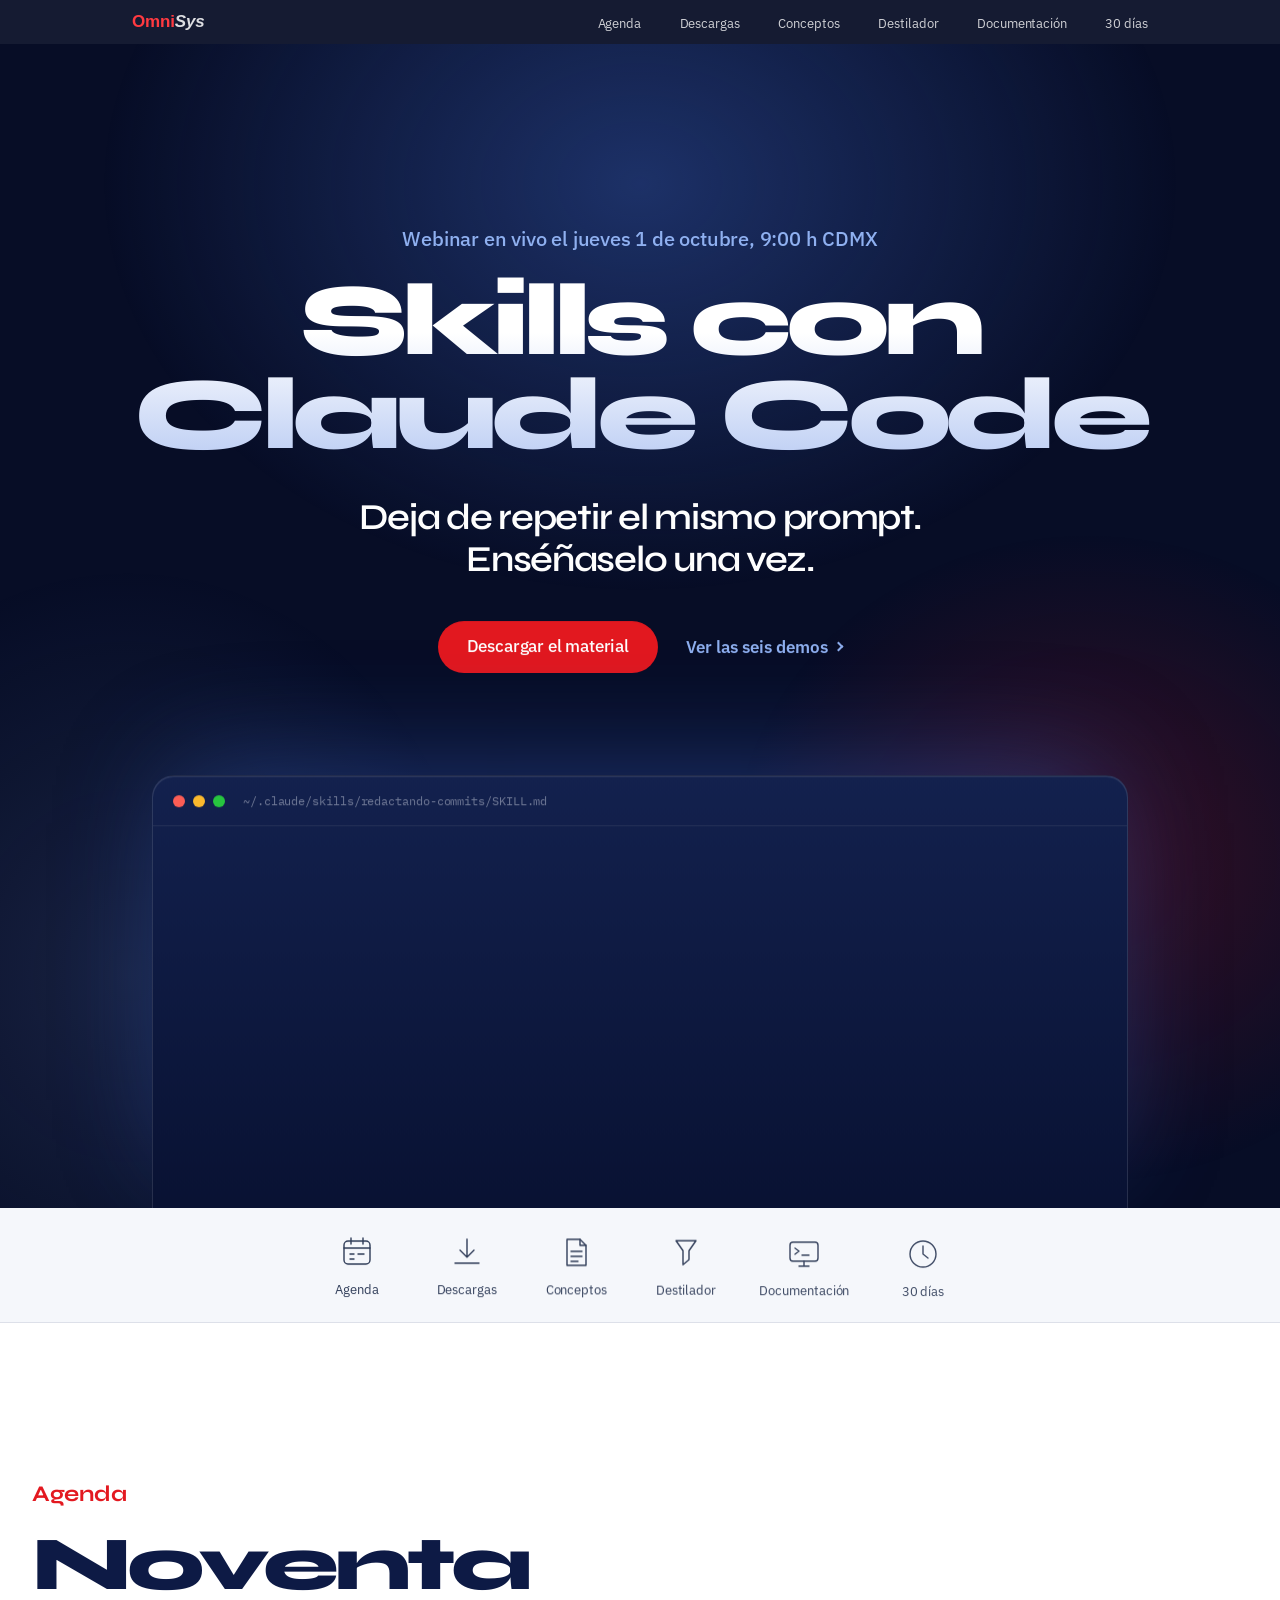
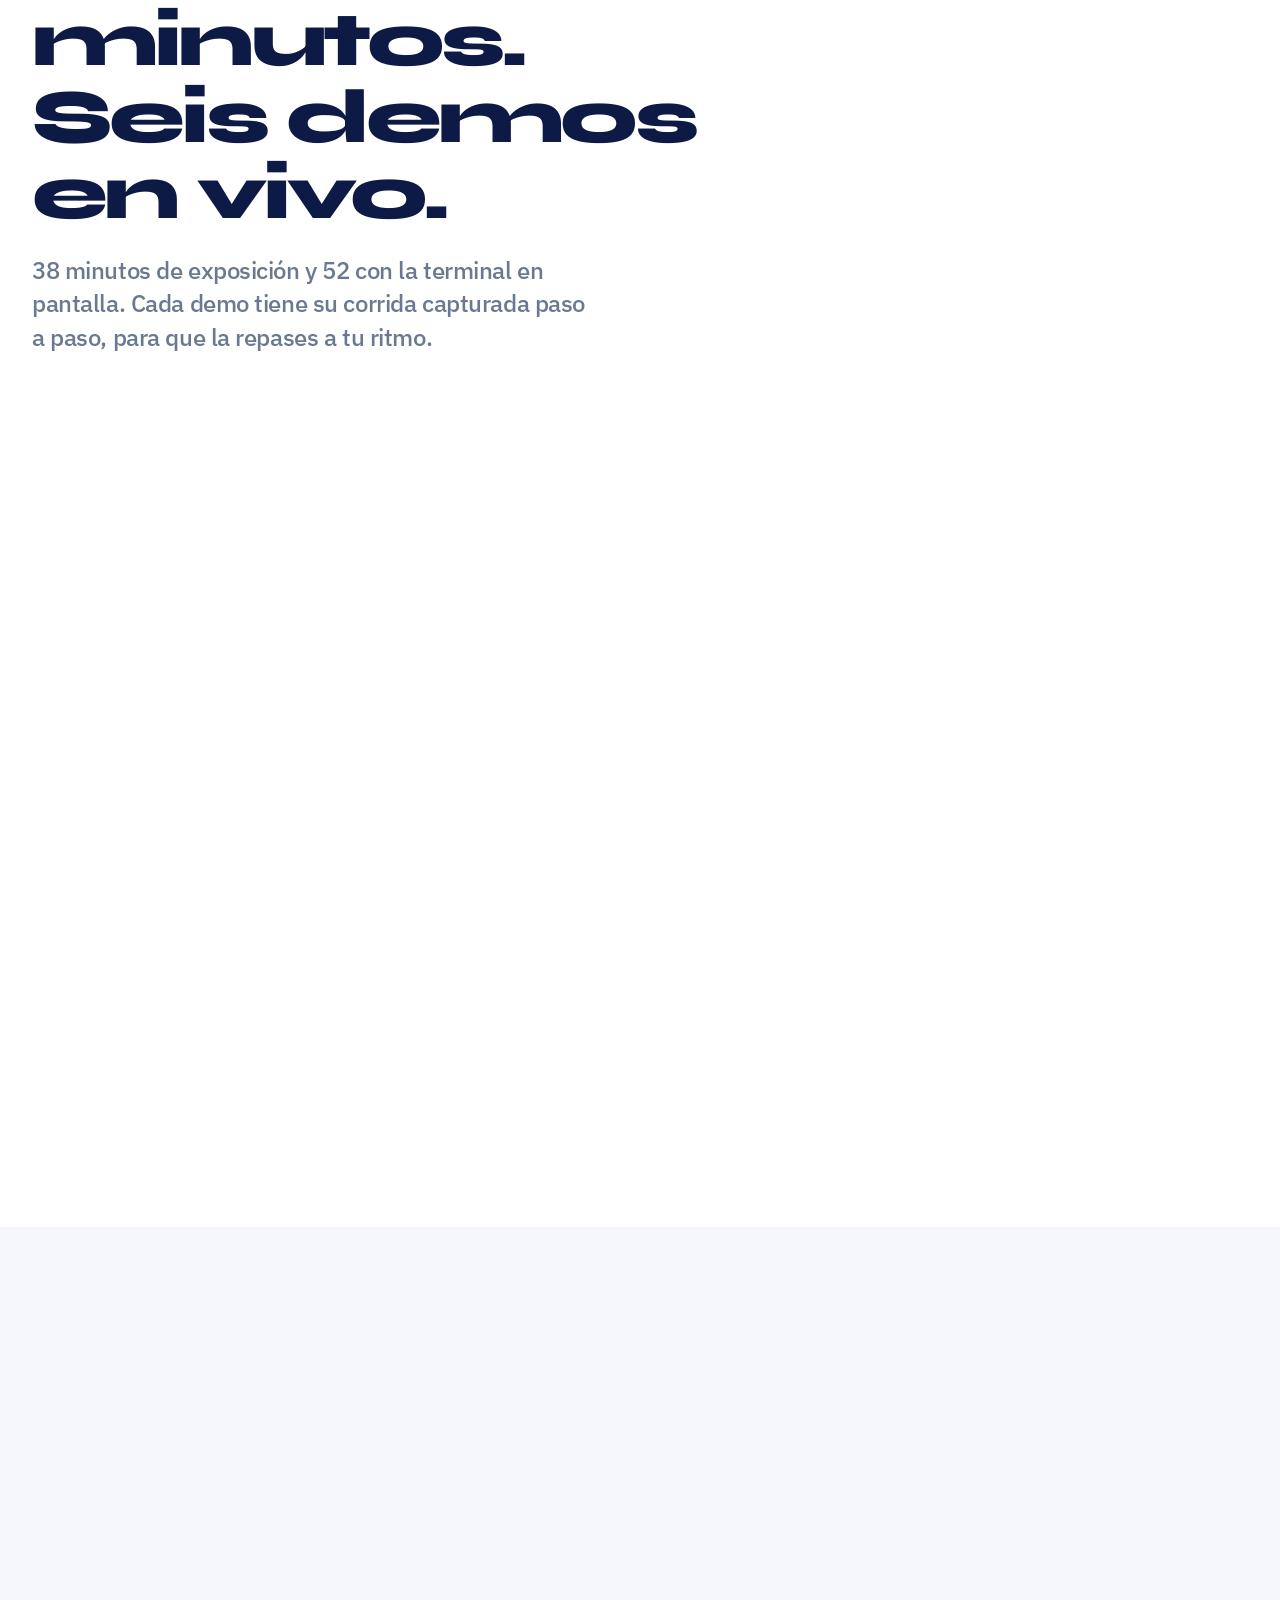
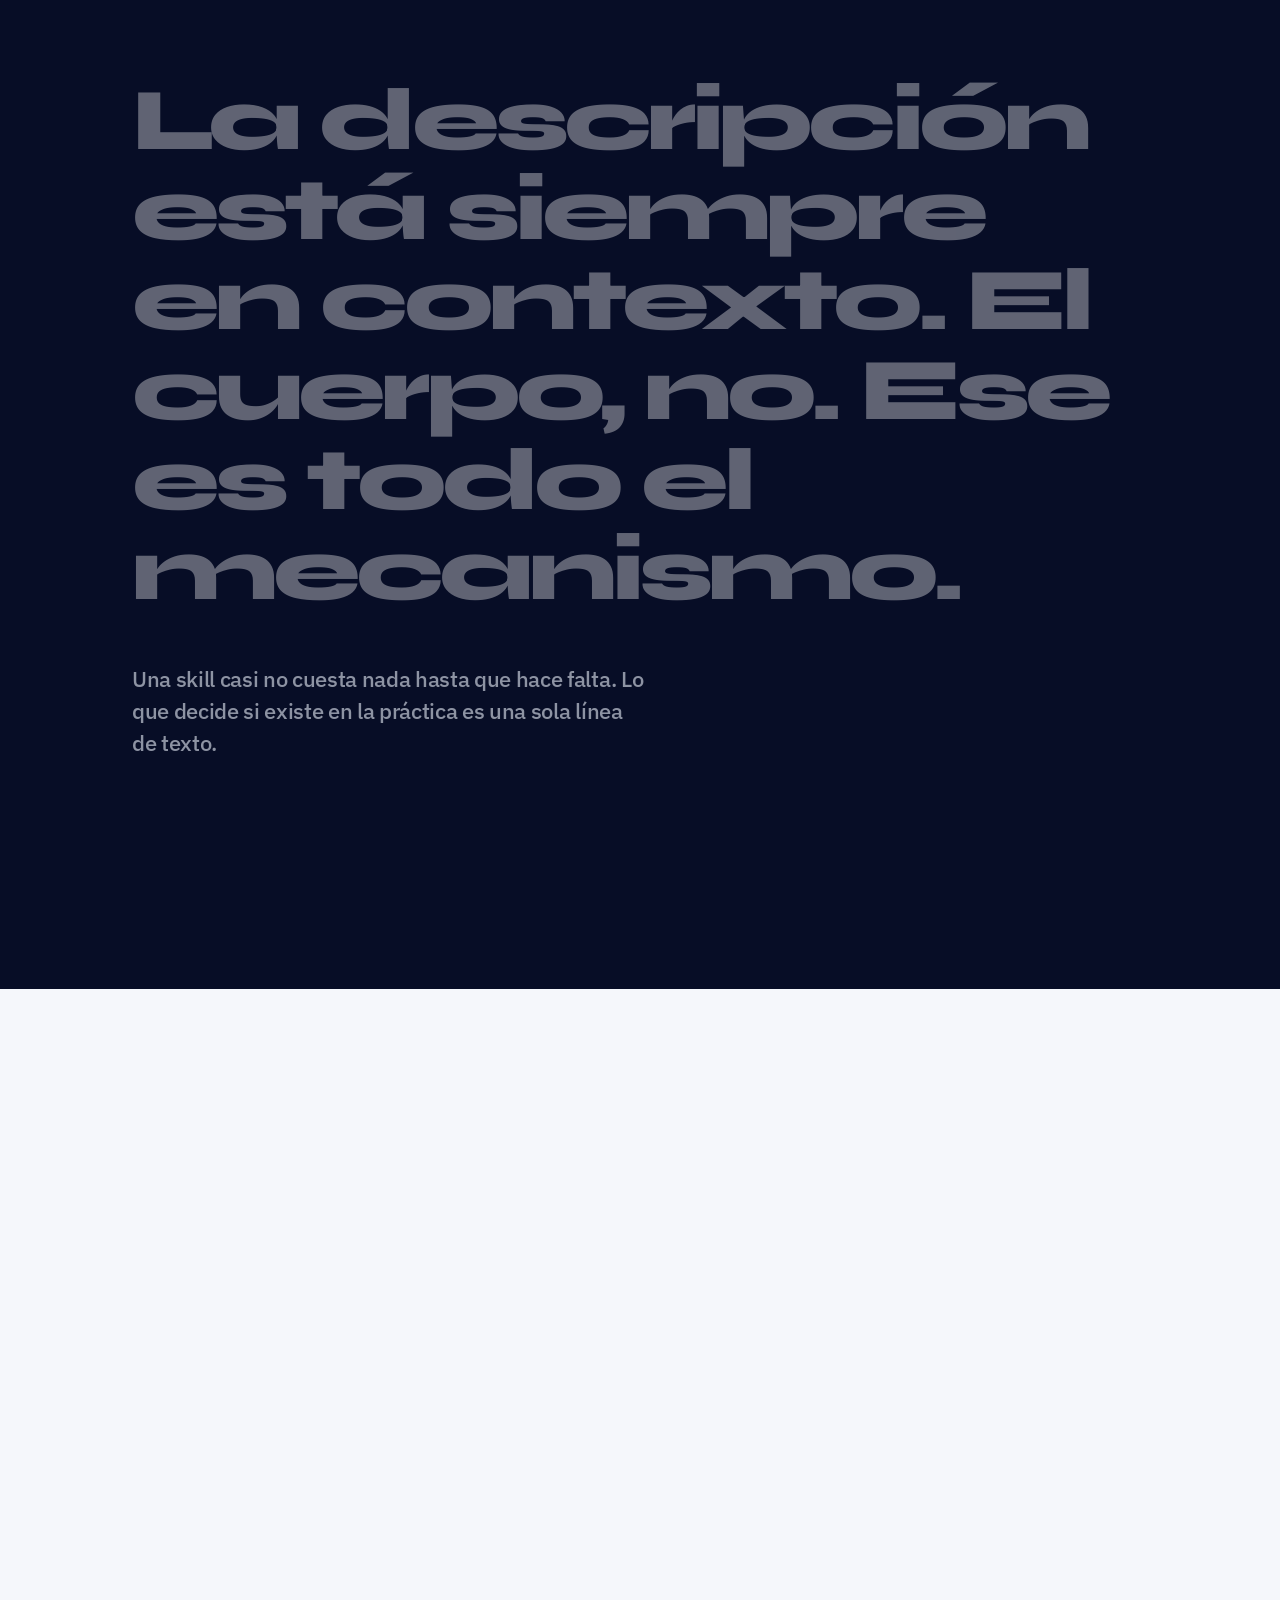
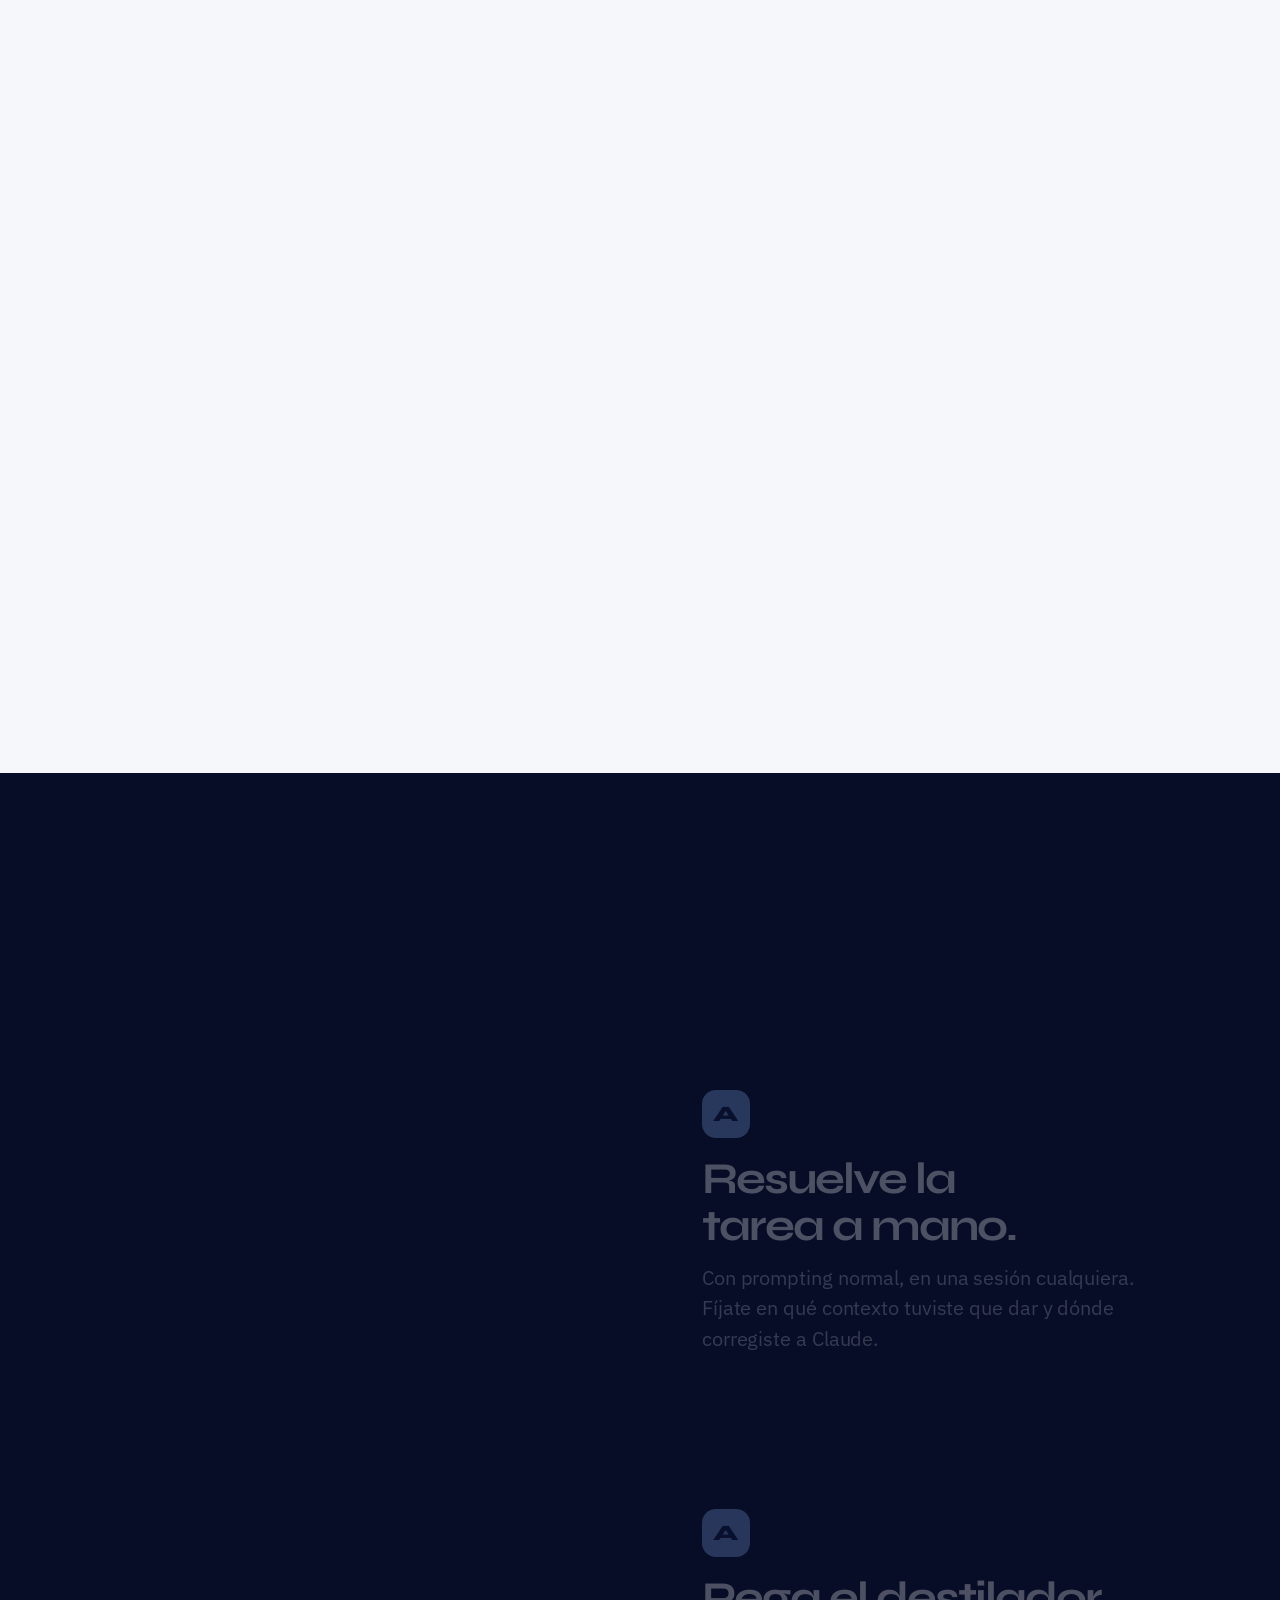
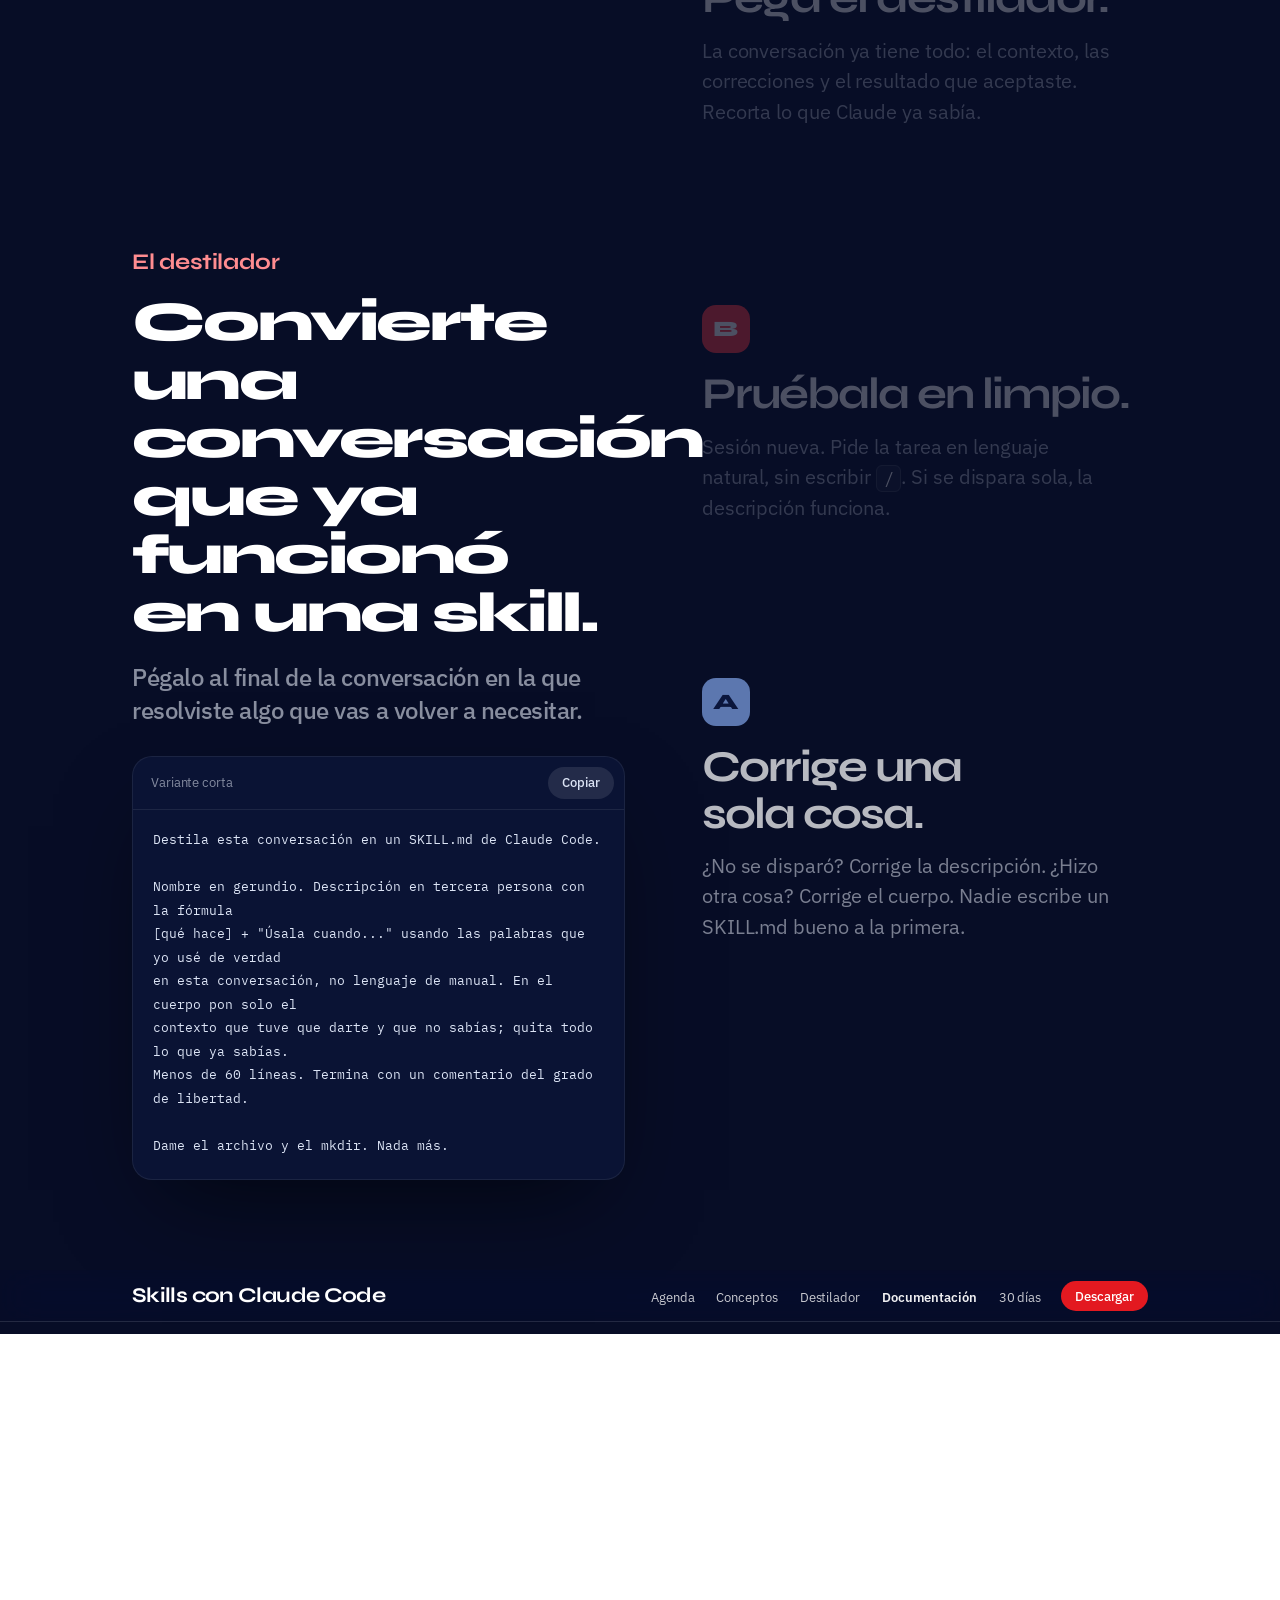
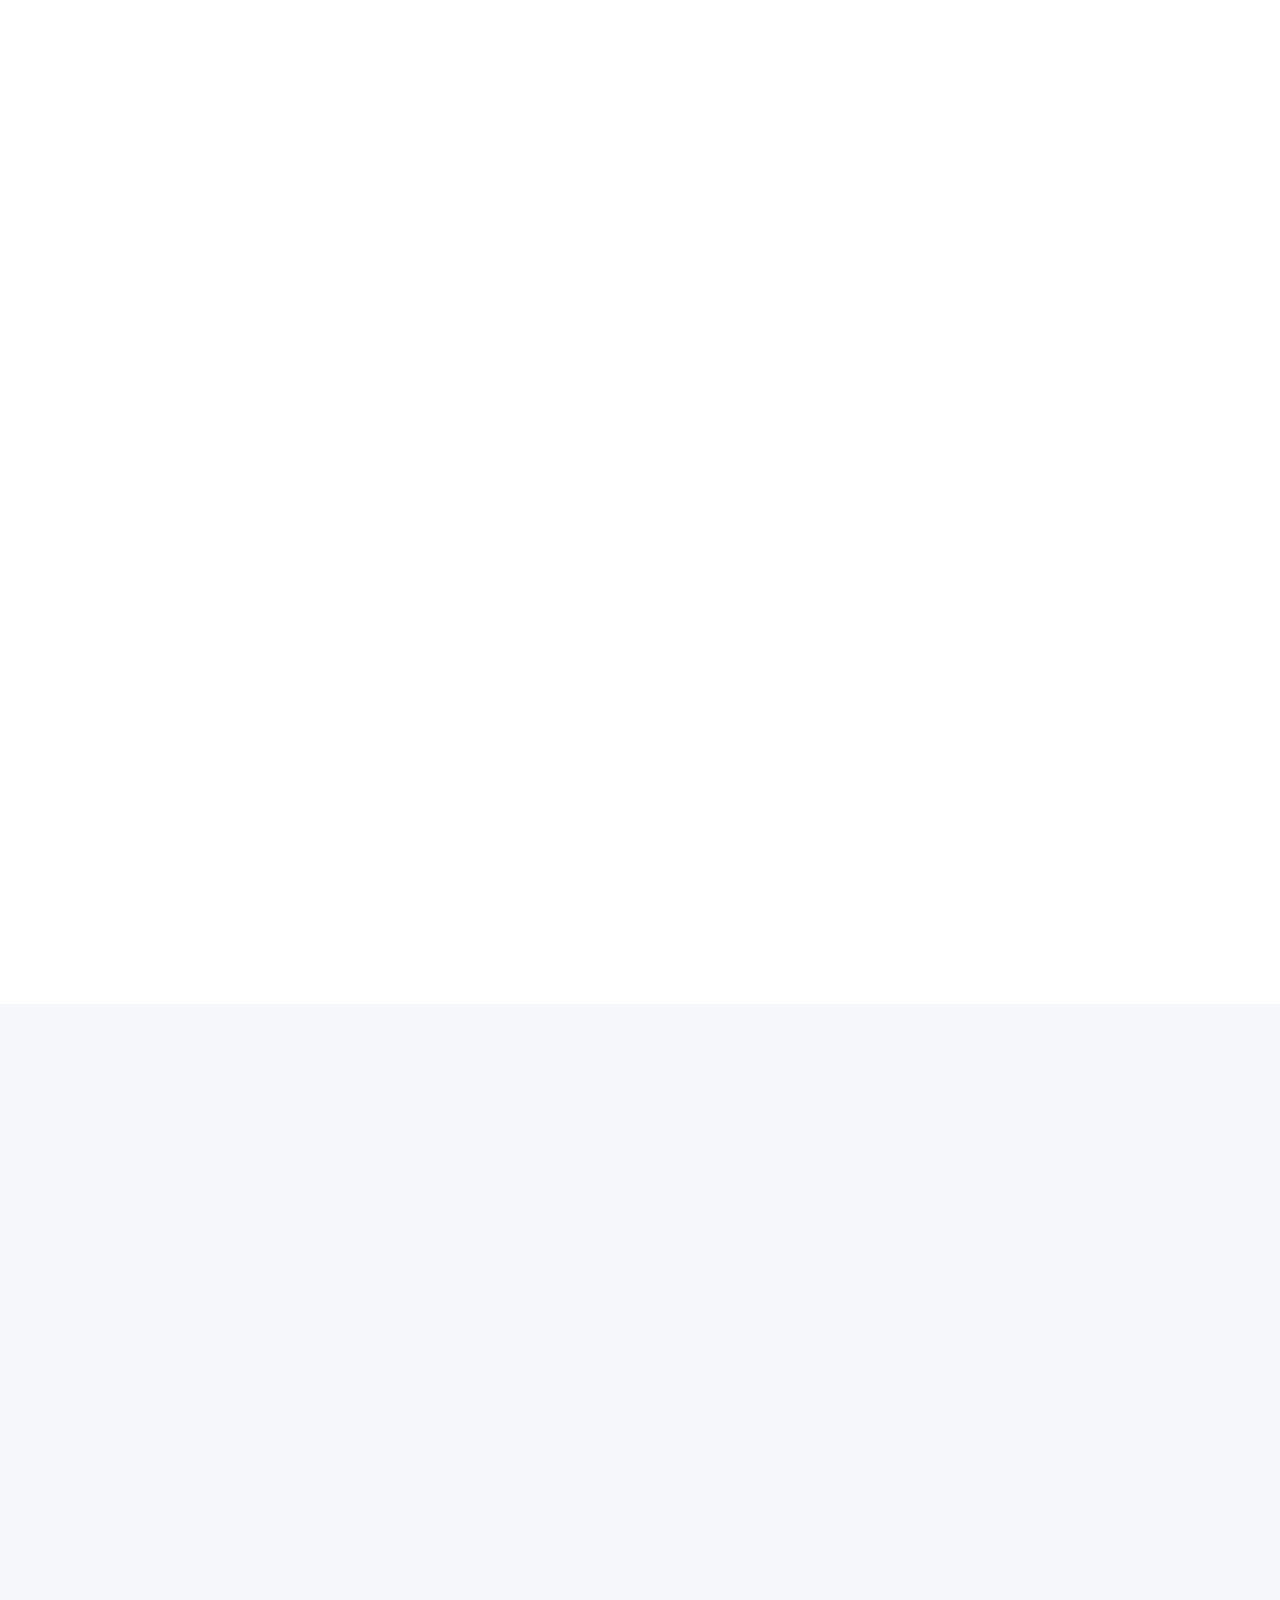
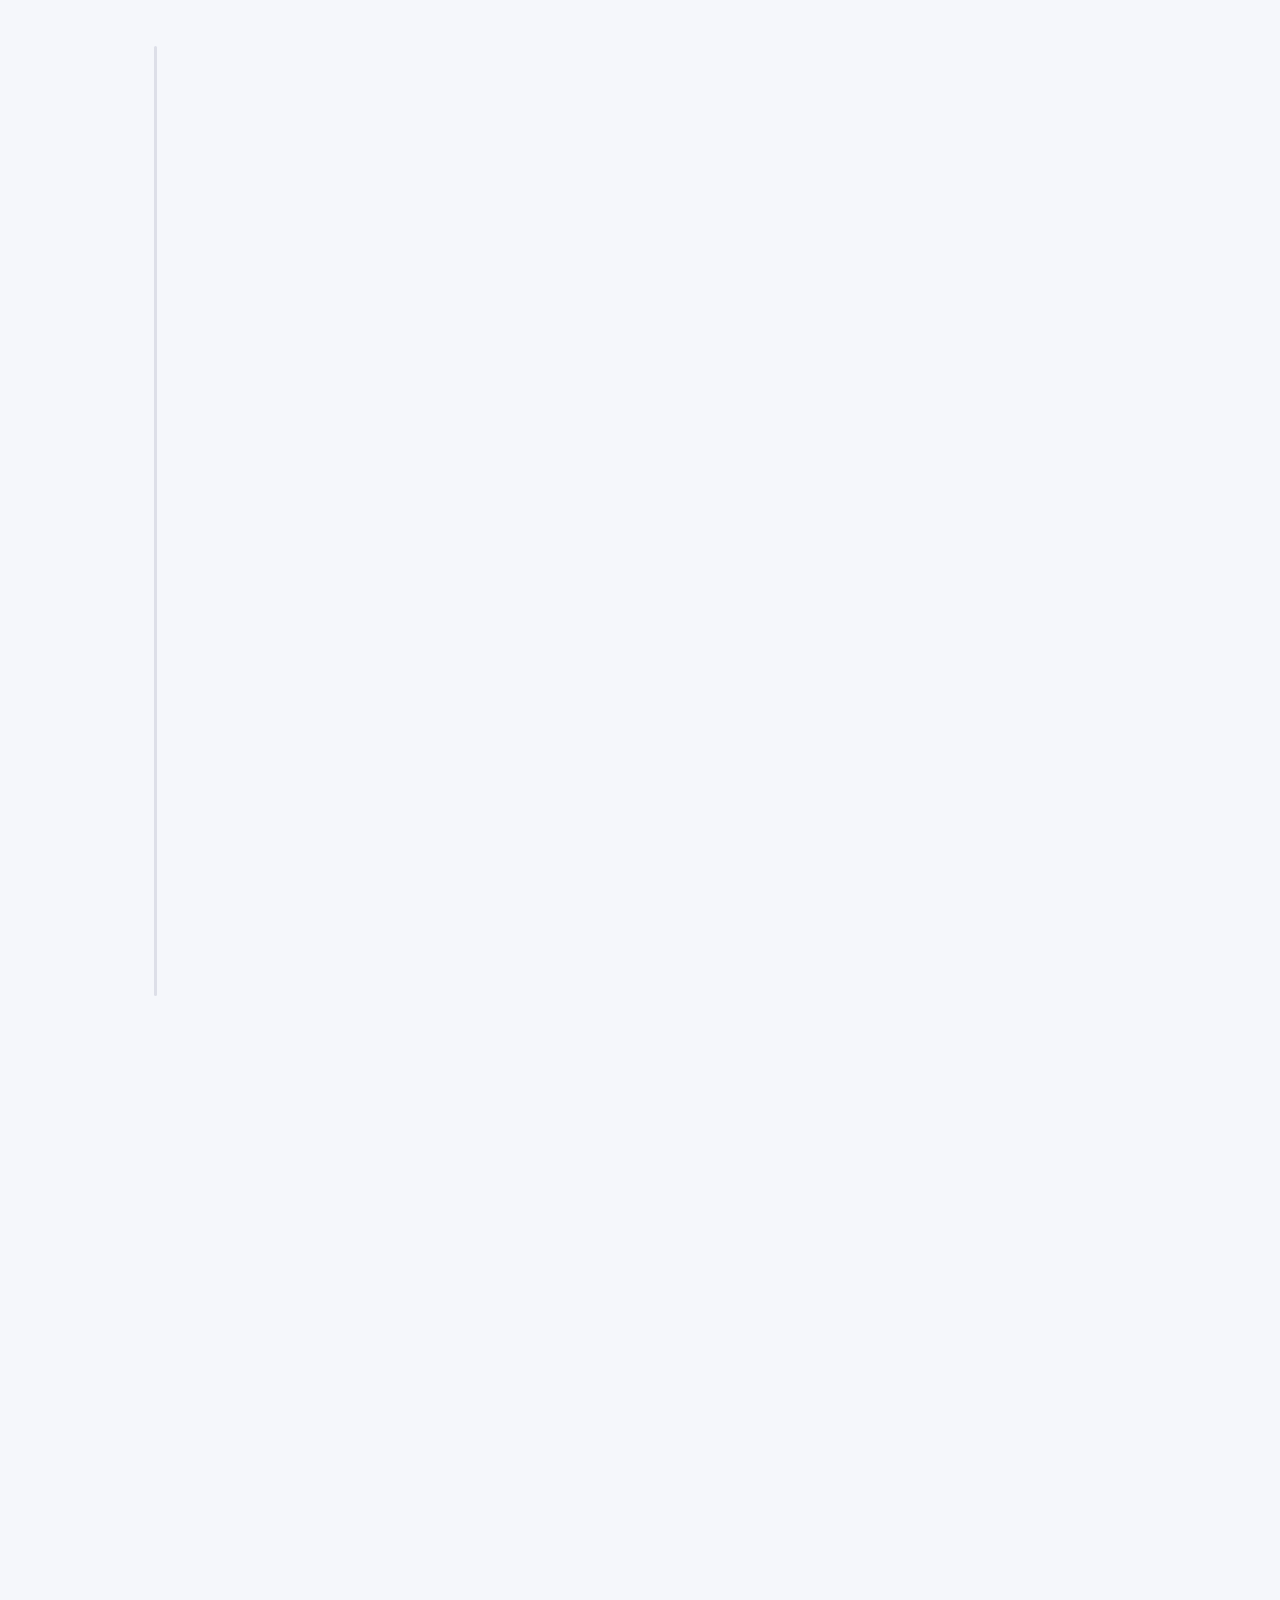
<file: equipo/index.html>
<!DOCTYPE html>
<html lang="es-MX"><head><meta charset="UTF-8"><meta name="viewport" content="width=device-width, initial-scale=1">
<title>Webinar · Skills con Claude Code · OmniSys</title>
<meta http-equiv="refresh" content="0; url=../#documentacion"><link rel="canonical" href="../">
<style>body{margin:0;font:16px system-ui,sans-serif;background:#0D1A45;color:#fff;display:grid;place-items:center;min-height:100vh}a{color:#8FB0F0}</style>
</head><body><p>La documentación del webinar ahora está en la <a href="../#documentacion">página del webinar</a>.</p></body></html>
</file>
<file: assets/estilos.css>
/* ════════════════════════════════════════════════════════════════
   OmniSys · Webinar Skills con Claude Code
   Navegación al estilo apple.com: barra global que se va, barra local
   que se queda, capítulos, galería con paginación, capítulos oscuros y
   claros que se alternan. Movimiento con resortes interrumpibles.
   ════════════════════════════════════════════════════════════════ */

:root{
  /* OmniSys */
  --red:#E31920; --red-hot:#FF3A41; --red-soft:#FF8C90;
  --navy:#1B3068; --night:#0D1A45; --abyss:#070D26; --sky:#8FB0F0; --sky-2:#7FA3E8;
  --paper:#F5F7FB; --white:#FFFFFF;

  /* superficie clara */
  --bg:#FFFFFF; --bg-2:var(--paper); --surface:#FFFFFF; --surface-2:#F5F7FB;
  --ink:#0D1A45; --ink-2:#2E3B57; --ink-3:#6A7891;
  --hair:rgba(13,26,69,.1); --hair-2:rgba(13,26,69,.18);
  --ok:#17804A; --bad:#C4161C; --accent:#1B3068;
  --shadow-2:0 2px 4px rgba(13,26,69,.04),0 14px 40px -12px rgba(13,26,69,.16);

  --f:"IBM Plex Sans",system-ui,-apple-system,sans-serif;
  --f-d:"Syne","IBM Plex Sans",system-ui,sans-serif;
  --f-m:"IBM Plex Mono",ui-monospace,SFMono-Regular,monospace;

  --gut:clamp(20px,4.4vw,32px);
  --w:1080px; --w-wide:1260px;
  --sec:clamp(96px,12vw,160px);
  --ease:cubic-bezier(.22,1,.36,1);
  --ease-press:cubic-bezier(.2,0,0,1);
  color-scheme:light;
}
@media (prefers-color-scheme:dark){
  :root{
    --bg:#050A1E; --bg-2:#0A1230; --surface:#0E1838; --surface-2:#111D42;
    --ink:#F1F4FB; --ink-2:#C6D0E4; --ink-3:#8C9AB6;
    --hair:rgba(170,190,240,.12); --hair-2:rgba(170,190,240,.22);
    --ok:#5FD08A; --bad:#FF6B70; --accent:#9DB9F4;
    --shadow-2:0 2px 4px rgba(0,0,0,.3),0 20px 50px -16px rgba(0,0,0,.6);
    color-scheme:dark;
  }
}

/* ── base ── */
*,*::before,*::after{box-sizing:border-box}
html{-webkit-text-size-adjust:100%;text-size-adjust:100%;scroll-padding-top:64px}
body{margin:0;background:var(--bg);color:var(--ink-2);font-family:var(--f);font-size:1.0625rem;line-height:1.55;letter-spacing:-.005em;
  -webkit-font-smoothing:antialiased;-moz-osx-font-smoothing:grayscale;text-rendering:optimizeLegibility;overflow-x:hidden;-webkit-tap-highlight-color:transparent}
h1,h2,h3,h4{margin:0;font-family:var(--f-d);color:var(--ink);font-weight:700;text-wrap:balance}
p{margin:0 0 1em;text-wrap:pretty}
a{color:var(--accent);text-underline-offset:3px;text-decoration-thickness:1px}
b,strong{color:var(--ink);font-weight:600}
code{font-family:var(--f-m);font-size:.84em;letter-spacing:0;background:var(--bg-2);border:1px solid var(--hair);padding:.1em .4em;border-radius:6px;word-break:break-word}
svg{display:block}
button{font:inherit;color:inherit}
:focus-visible{outline:2px solid var(--red-hot);outline-offset:3px;border-radius:8px}
.skip{position:absolute;left:-999px;top:10px;z-index:300;background:var(--night);color:#fff;padding:10px 16px;border-radius:12px}
.skip:focus{left:16px}

.wrap{max-width:var(--w);margin:0 auto;padding:0 var(--gut)}
.wrap-wide{max-width:var(--w-wide);margin:0 auto;padding:0 var(--gut)}
.sec{padding:var(--sec) 0}
.paper{background:var(--bg-2)}
.dark{background:var(--abyss);color:rgba(231,236,247,.78);--ink:#fff;--ink-2:rgba(231,236,247,.82);--ink-3:rgba(231,236,247,.58);--hair:rgba(255,255,255,.1);--hair-2:rgba(255,255,255,.18);--accent:var(--sky);--bg-2:rgba(255,255,255,.06);--surface:rgba(255,255,255,.04);--surface-2:rgba(255,255,255,.06)}

/* encabezados de sección, a la manera de apple.com */
.kick{display:block;font-family:var(--f-d);font-weight:700;font-size:clamp(1.125rem,1rem + .5vw,1.5rem);letter-spacing:-.02em;color:var(--red);margin:0 0 14px}
.dark .kick{color:var(--red-soft)}
.title{font-size:clamp(2.125rem,1.1rem + 4.6vw,5rem);line-height:1;letter-spacing:-.05em;font-weight:800}
.title-m{font-size:clamp(2rem,1.3rem + 3vw,3.5rem);line-height:1.04;letter-spacing:-.045em;font-weight:800}
.lead{font-size:clamp(1.1875rem,1rem + .7vw,1.5rem);line-height:1.4;letter-spacing:-.018em;color:var(--ink-3);font-weight:500}
.lead b{color:var(--ink)}
.head{max-width:900px;margin:0 0 clamp(44px,6vw,80px)}
.head .lead{margin:22px 0 0;max-width:40ch}
.head-c{margin-inline:auto;text-align:center}
.head-c .lead{margin-inline:auto}
.note{font-size:.9375rem;color:var(--ink-3)}
.more-link{display:inline-flex;align-items:center;gap:4px;font-weight:600;font-size:1.0625rem;text-decoration:none;color:var(--accent)}
.more-link::after{content:"";width:7px;height:7px;border:solid currentColor;border-width:2px 2px 0 0;transform:rotate(45deg);margin-left:4px;transition:transform .45s var(--ease)}
.more-link:hover{text-decoration:underline}
.more-link:hover::after{transform:translateX(3px) rotate(45deg)}

.brand{font-family:Verdana,Geneva,sans-serif;font-weight:700;font-size:1.0625rem;color:inherit;text-decoration:none;letter-spacing:-.01em;white-space:nowrap}
.brand .o{color:var(--red-hot)} .brand .s{font-style:italic}

/* ══════════════════════════════════════════════════════════════
   Barra global · se va con el scroll
   ══════════════════════════════════════════════════════════════ */
.gnav{position:relative;z-index:90;height:44px;background:rgba(7,13,38,.94);color:rgba(255,255,255,.86);padding-top:env(safe-area-inset-top);box-sizing:content-box}
.gnav-in{max-width:var(--w);height:44px;margin:0 auto;padding:0 var(--gut);display:flex;align-items:center;justify-content:space-between;gap:12px}
.gnav-links{display:flex;gap:clamp(18px,3vw,40px);list-style:none;margin:0;padding:0}
.gnav-links a{color:rgba(255,255,255,.8);text-decoration:none;font-size:.8125rem;letter-spacing:-.005em;transition:color .2s}
.gnav-links a:hover{color:#fff}
.menu-btn{display:none;width:44px;height:44px;margin-right:-12px;border:0;background:none;cursor:pointer;position:relative}
.menu-btn span{position:absolute;left:14px;width:16px;height:1.5px;border-radius:2px;background:#fff;transition:transform .45s var(--ease),top .45s var(--ease)}
.menu-btn span:nth-child(1){top:18px} .menu-btn span:nth-child(2){top:25px}
.menu-open .menu-btn span:nth-child(1){top:21.5px;transform:rotate(45deg)}
.menu-open .menu-btn span:nth-child(2){top:21.5px;transform:rotate(-45deg)}

/* menú de pantalla completa (celular) */
.menu{position:fixed;inset:0;z-index:89;background:rgba(7,13,38,.97);padding:calc(76px + env(safe-area-inset-top)) var(--gut) 40px;visibility:hidden;opacity:0;
  transition:opacity .35s var(--ease),visibility 0s .35s;-webkit-backdrop-filter:blur(30px);backdrop-filter:blur(30px)}
.menu-open .menu{visibility:visible;opacity:1;transition:opacity .35s var(--ease)}
.menu ul{list-style:none;margin:0;padding:0}
.menu li{opacity:0;transform:translateY(-10px);transition:opacity .4s var(--ease),transform .5s var(--ease)}
.menu-open .menu li{opacity:1;transform:none}
.menu-open .menu li:nth-child(1){transition-delay:.04s} .menu-open .menu li:nth-child(2){transition-delay:.08s}
.menu-open .menu li:nth-child(3){transition-delay:.12s} .menu-open .menu li:nth-child(4){transition-delay:.16s}
.menu-open .menu li:nth-child(5){transition-delay:.2s} .menu-open .menu li:nth-child(6){transition-delay:.24s}
.menu a{display:block;padding:10px 0;font-family:var(--f-d);font-weight:700;font-size:1.75rem;letter-spacing:-.03em;color:#fff;text-decoration:none}
.menu .menu-sub{margin-top:28px;font-size:.9375rem;color:rgba(231,236,247,.6)}
html.menu-open,html.menu-open body{overflow:hidden}

/* ══════════════════════════════════════════════════════════════
   Barra local · se queda arriba
   ══════════════════════════════════════════════════════════════ */
.lnav{position:sticky;top:0;z-index:80;height:52px;color:#fff;
  background:rgba(7,13,38,.72);-webkit-backdrop-filter:blur(20px) saturate(180%);backdrop-filter:blur(20px) saturate(180%);
  transition:background .4s var(--ease),color .4s var(--ease)}
.lnav::after{content:"";position:absolute;left:0;right:0;bottom:0;height:1px;background:rgba(255,255,255,.12)}
.lnav.light{color:var(--ink);background:rgba(255,255,255,.76)}
.lnav.light::after{background:var(--hair)}
@media (prefers-color-scheme:dark){.lnav.light{color:#fff;background:rgba(5,10,30,.76)}}
.lnav-in{max-width:var(--w);height:52px;margin:0 auto;padding:0 var(--gut);display:flex;align-items:center;gap:20px}
.lnav-title{font-family:var(--f-d);font-weight:700;font-size:1.3125rem;letter-spacing:-.03em;color:inherit;text-decoration:none;white-space:nowrap;margin-right:auto}
.lnav-links{display:flex;align-items:center;gap:22px;list-style:none;margin:0;padding:0}
.lnav-links a{font-size:.8125rem;color:inherit;opacity:.78;text-decoration:none;white-space:nowrap;transition:opacity .2s}
.lnav-links a:hover,.lnav-links a.on{opacity:1}
.lnav-links a.on{font-weight:600}
.lnav-toggle{display:none;width:32px;height:32px;border:0;background:none;color:inherit;cursor:pointer;place-items:center}
.lnav-toggle svg{width:14px;height:14px;fill:none;stroke:currentColor;stroke-width:2;stroke-linecap:round;stroke-linejoin:round;transition:transform .45s var(--ease)}
.lnav.open .lnav-toggle svg{transform:rotate(180deg)}

/* ── botones ── */
.btn{--h:44px;position:relative;display:inline-flex;align-items:center;justify-content:center;gap:8px;min-height:var(--h);padding:0 22px;border-radius:999px;
  border:1px solid transparent;font-family:var(--f);font-size:1rem;font-weight:500;letter-spacing:-.01em;line-height:1;text-decoration:none;cursor:pointer;
  white-space:nowrap;user-select:none;-webkit-user-select:none;touch-action:manipulation;
  transition:transform .45s var(--ease),background-color .2s,border-color .2s,color .2s}
.btn svg{width:17px;height:17px;flex:none;fill:none;stroke:currentColor;stroke-width:2;stroke-linecap:round;stroke-linejoin:round}
.btn small{font-size:.75rem;font-weight:400;opacity:.72}
.btn.is-pressed{transform:scale(.965);transition:transform .1s var(--ease-press)}
.btn-sm{--h:30px;padding:0 13px;font-size:.8125rem;gap:6px}
.btn-sm svg{width:14px;height:14px}
.btn-lg{--h:52px;padding:0 28px;font-size:1.0625rem}
.btn-red{background:var(--red);color:#fff}
.btn-red:hover{background:#D0141B}
.btn-ink{background:var(--ink);color:var(--bg)}
.btn-ink:hover{opacity:.9}
.btn-soft{background:var(--bg-2);color:var(--ink);border-color:var(--hair)}
.btn-soft:hover{border-color:var(--hair-2)}
.btn-line{background:transparent;color:var(--ink);border-color:var(--hair-2)}
.btn-line:hover{border-color:var(--ink)}
.btn-white{background:#fff;color:var(--night)}
.btn.is-busy{pointer-events:none}
.btn.is-done{background:var(--ok);color:#fff;border-color:transparent}

/* ══════════════════════════════════════════════════════════════
   Portada
   ══════════════════════════════════════════════════════════════ */
.hero{position:relative;overflow:hidden;background:var(--abyss);color:#fff;text-align:center;margin-top:-52px;padding:calc(52px + clamp(64px,10vw,128px)) 0 0}
.hero-glow{position:absolute;inset:0;pointer-events:none;
  background:radial-gradient(60% 50% at 50% 12%,rgba(47,79,158,.55),transparent 70%),radial-gradient(40% 40% at 85% 70%,rgba(227,25,32,.22),transparent 70%),radial-gradient(40% 50% at 10% 80%,rgba(127,163,232,.14),transparent 70%)}
.hero-in{position:relative}
.hero-date{font-size:clamp(1rem,.9rem + .4vw,1.25rem);font-weight:500;color:var(--sky);margin:0 0 20px;letter-spacing:-.01em}
.hero h1{font-weight:800;font-size:clamp(3rem,.8rem + 7vw,7.5rem);line-height:.92;letter-spacing:-.06em;color:#fff;margin:0 auto;max-width:1180px;
  background:linear-gradient(180deg,#FFFFFF 30%,#B9CBF3 100%);-webkit-background-clip:text;background-clip:text;-webkit-text-fill-color:transparent;padding-bottom:.06em}
.hero-claim{font-family:var(--f-d);font-weight:600;font-size:clamp(1.375rem,1rem + 1.6vw,2.375rem);letter-spacing:-.035em;line-height:1.15;color:#fff;margin:28px auto 0;max-width:24ch}
.hero-cta{display:flex;align-items:center;justify-content:center;gap:28px;flex-wrap:wrap;margin-top:40px}
.hero .more-link{color:var(--sky)}

/* la "foto de producto": la terminal crece con el scroll */
.stage{position:relative;max-width:1040px;margin:clamp(64px,8vw,104px) auto 0;padding:0 var(--gut);perspective:1400px}
.window{position:relative;border-radius:22px 22px 0 0;overflow:hidden;text-align:left;transform-origin:50% 100%;will-change:transform;
  background:linear-gradient(180deg,#14224F 0%,#0A1334 100%);border:1px solid rgba(255,255,255,.12);border-bottom:0;
  box-shadow:0 1px 0 rgba(255,255,255,.1) inset,0 -30px 120px -20px rgba(47,79,158,.6)}
.window-bar{display:flex;align-items:center;gap:8px;padding:15px 20px;border-bottom:1px solid rgba(255,255,255,.08)}
.window-bar i{width:12px;height:12px;border-radius:50%;flex:none}
.window-bar span{margin-left:10px;font-family:var(--f-m);font-size:.78rem;color:rgba(231,236,247,.45);overflow:hidden;text-overflow:ellipsis;white-space:nowrap}
.window pre{margin:0;padding:clamp(22px,3vw,36px) clamp(22px,3.4vw,44px) clamp(36px,5vw,60px);font-family:var(--f-m);font-size:clamp(.78rem,.7rem + .3vw,1rem);line-height:1.9;color:#C9D6F2;white-space:pre-wrap;letter-spacing:0}
.window .k{color:var(--sky-2)} .window .v{color:#EEF2FB} .window .ok{color:#6BDC96} .window .dim{color:rgba(201,214,242,.35)} .window .me{color:#fff;font-weight:500}

/* ══════════════════════════════════════════════════════════════
   Capítulos
   ══════════════════════════════════════════════════════════════ */
.chapters{background:var(--bg-2);border-bottom:1px solid var(--hair)}
.chapters ul{display:flex;justify-content:center;gap:clamp(8px,2vw,28px);list-style:none;margin:0 auto;padding:22px var(--gut) 18px;max-width:var(--w);overflow-x:auto;scrollbar-width:none}
.chapters ul::-webkit-scrollbar{display:none}
.chapters a{display:flex;flex-direction:column;align-items:center;gap:10px;min-width:84px;padding:4px 6px;text-decoration:none;color:var(--ink-2);font-size:.8125rem;transition:color .2s}
.chapters a:hover{color:var(--ink)}
.chapters svg{width:36px;height:36px;fill:none;stroke:currentColor;stroke-width:1.4;stroke-linecap:round;stroke-linejoin:round;transition:transform .5s var(--ease)}
.chapters a:hover svg{transform:translateY(-2px)}
.chapters a.is-pressed svg{transform:scale(.92)}

/* ══════════════════════════════════════════════════════════════
   Agenda · galería con paginación
   ══════════════════════════════════════════════════════════════ */
.gallery{overflow-x:auto;scroll-snap-type:x mandatory;scrollbar-width:none;overscroll-behavior-x:contain}
.gallery::-webkit-scrollbar{display:none}
@media (pointer:fine){.gallery{cursor:grab}}
.gallery.dragging{cursor:grabbing;scroll-snap-type:none;user-select:none;-webkit-user-select:none}
.gallery.dragging .tile{pointer-events:none}
.gallery.animating{scroll-snap-type:none}
.gallery-track{position:relative;display:flex;gap:20px;width:max-content;padding:0 calc((100vw - min(980px,86vw)) / 2);will-change:transform}
.tile{position:relative;flex:0 0 min(980px,86vw);height:clamp(480px,62vh,620px);scroll-snap-align:center;border-radius:28px;overflow:hidden;color:#fff;
  display:flex;flex-direction:column;justify-content:space-between;padding:clamp(28px,4vw,56px);
  background:radial-gradient(90% 80% at 100% 0%,rgba(47,79,158,.7),transparent 60%),linear-gradient(160deg,#122457,#0A1334 70%);
  transition:opacity .6s var(--ease),transform .6s var(--ease)}
.tile:nth-child(2){background:radial-gradient(80% 70% at 0% 100%,rgba(127,163,232,.35),transparent 60%),linear-gradient(200deg,#1B3068,#0A1334 70%)}
.tile:nth-child(3){background:radial-gradient(80% 80% at 100% 100%,rgba(227,25,32,.32),transparent 60%),linear-gradient(160deg,#122457,#0A1334 70%)}
.tile:nth-child(4){background:radial-gradient(90% 90% at 50% 0%,rgba(227,25,32,.55),transparent 62%),linear-gradient(180deg,#2A1240,#0A1334 75%)}
.tile:nth-child(5){background:radial-gradient(80% 70% at 0% 0%,rgba(127,163,232,.4),transparent 60%),linear-gradient(160deg,#0F2A5E,#0A1334 70%)}
.tile:nth-child(6){background:radial-gradient(80% 80% at 100% 0%,rgba(255,140,144,.28),transparent 60%),linear-gradient(200deg,#1B3068,#0A1334 70%)}
.tile.dim{opacity:.55}
.tile-min{font-family:var(--f-d);font-weight:700;font-size:1.0625rem;letter-spacing:-.01em;color:var(--sky)}
.tile h3{font-size:clamp(2.25rem,1.2rem + 3.6vw,4.25rem);line-height:.98;letter-spacing:-.05em;font-weight:800;color:#fff;max-width:13ch;margin:10px 0 18px}
.tile p{max-width:44ch;color:rgba(231,236,247,.78);font-size:clamp(1rem,.95rem + .3vw,1.1875rem);margin:0}
.tile-cmd{font-family:var(--f-m);font-size:clamp(.8rem,.75rem + .25vw,.95rem);color:#fff;background:rgba(255,255,255,.08);border:1px solid rgba(255,255,255,.14);border-radius:12px;padding:10px 14px;display:inline-block;max-width:100%;overflow:hidden;text-overflow:ellipsis;white-space:nowrap}
.tile-foot{display:flex;align-items:flex-end;justify-content:space-between;gap:24px;flex-wrap:wrap}
.tile blockquote{margin:0;max-width:30ch;font-family:var(--f-d);font-weight:600;font-size:clamp(1.125rem,1rem + .6vw,1.5rem);line-height:1.25;letter-spacing:-.025em;color:#fff}
.tile .btn-white{flex:none}

.dotnav{display:flex;justify-content:center;align-items:center;gap:14px;margin-top:28px}
.dots{display:flex;align-items:center;gap:10px;padding:0 18px;height:56px;border-radius:999px;background:var(--surface-2);-webkit-backdrop-filter:blur(20px);backdrop-filter:blur(20px)}
.paper .dots,.paper .play{background:rgba(13,26,69,.08)}
.dots button{position:relative;width:8px;height:8px;padding:0;border:0;border-radius:999px;background:var(--hair-2);cursor:pointer;overflow:hidden;transition:width .5s var(--ease),background .3s}
.dots button::before{content:"";position:absolute;inset:-12px -4px}
.dots button.on{width:48px;background:var(--hair-2)}
.dots button i{position:absolute;left:0;top:0;bottom:0;width:0;background:var(--ink);border-radius:999px}
.dots button.on i{width:100%}
.dots button.on.playing i{width:0}
.play{width:56px;height:56px;border-radius:50%;border:0;display:grid;place-items:center;cursor:pointer;color:var(--ink);transition:transform .45s var(--ease),background .2s}
.play svg{width:16px;height:16px;fill:currentColor}
.play .i-play{display:none} .play.paused .i-play{display:block} .play.paused .i-pause{display:none}
.play.is-pressed{transform:scale(.92);transition:transform .08s}

/* ══════════════════════════════════════════════════════════════
   Manifiesto · las palabras se encienden al hacer scroll
   ══════════════════════════════════════════════════════════════ */
.manifesto{padding:clamp(120px,18vw,240px) 0}
.manifesto p{font-family:var(--f-d);font-weight:800;font-size:clamp(2rem,.4rem + 6.4vw,6.5rem);line-height:1.02;letter-spacing:-.055em;color:#fff;margin:0;max-width:15ch}
.manifesto .w{opacity:.16;transition:opacity .35s linear}
.manifesto .w.lit{opacity:1}
.manifesto .sign{margin-top:48px;font-family:var(--f);font-weight:500;font-size:clamp(1.125rem,1rem + .5vw,1.375rem);letter-spacing:-.015em;color:rgba(231,236,247,.6);max-width:40ch;line-height:1.45}

/* ══════════════════════════════════════════════════════════════
   Conceptos · bento de números
   ══════════════════════════════════════════════════════════════ */
.bento{display:grid;grid-template-columns:repeat(6,minmax(0,1fr));grid-auto-rows:minmax(200px,auto);gap:20px}
.cell{container-type:inline-size;position:relative;border-radius:28px;padding:clamp(24px,3vw,40px);background:var(--surface);overflow:hidden;display:flex;flex-direction:column}
.paper .cell{background:var(--white)}
@media (prefers-color-scheme:dark){.paper .cell{background:var(--surface)}}
.cell .num{display:block;max-width:100%;font-family:var(--f-d);font-weight:800;font-size:clamp(3rem,2rem + 5vw,7rem);font-size:min(7rem,26cqi);line-height:1;padding-bottom:.06em;white-space:nowrap;letter-spacing:-.06em;color:var(--ink);font-variant-numeric:tabular-nums}
.cell .unit{font-family:var(--f-d);font-weight:700;font-size:clamp(1.25rem,1rem + .8vw,1.75rem);line-height:1.15;letter-spacing:-.03em;color:var(--ink);margin:10px 0 14px}
.cell p{color:var(--ink-3);margin:auto 0 0;font-size:1rem;max-width:36ch}
.c-a{grid-column:span 4;grid-row:span 2;background:var(--night)!important;color:#fff}
.c-a .num{font-size:clamp(3.5rem,2rem + 8vw,10rem);font-size:min(11rem,15cqi);background:linear-gradient(180deg,#fff 20%,#9DB9F4);-webkit-background-clip:text;background-clip:text;-webkit-text-fill-color:transparent}
.c-a .unit{color:#fff} .c-a p{color:rgba(231,236,247,.72);font-size:clamp(1.0625rem,1rem + .3vw,1.25rem)}
.c-b,.c-c{grid-column:span 2}
.c-d{grid-column:span 3}
.c-e{grid-column:span 3}
.c-f{grid-column:span 2}
.c-g{grid-column:span 4}
.c-red .num{color:var(--red)}
.pills{display:flex;flex-wrap:wrap;gap:8px;margin-top:auto}
.pill{font-size:.875rem;font-weight:500;padding:7px 14px;border-radius:999px;background:var(--bg-2);color:var(--ink-2)}
.pill.hl{background:var(--night);color:#fff}
@media (prefers-color-scheme:dark){.pill.hl{background:#2A4590}}
.lvl{display:inline-block;font-size:.75rem;font-weight:600;padding:4px 10px;border-radius:999px;white-space:nowrap}
.lvl-a{background:rgba(23,128,74,.12);color:var(--ok)}
.lvl-m{background:rgba(47,79,158,.12);color:var(--accent)}
.lvl-b{background:rgba(227,25,32,.12);color:var(--bad)}

/* profundizar · control segmentado */
.deep{margin-top:clamp(72px,9vw,120px)}
.seg-wrap{display:flex;justify-content:center;margin:0 0 28px}
.seg{position:relative;display:flex;padding:4px;border-radius:999px;background:rgba(13,26,69,.07);max-width:100%;overflow-x:auto;scrollbar-width:none}
@media (prefers-color-scheme:dark){.seg{background:rgba(255,255,255,.08)}}
.seg::-webkit-scrollbar{display:none}
.seg button{position:relative;z-index:1;flex:none;border:0;background:none;font-size:.9375rem;font-weight:500;color:var(--ink-3);padding:9px 20px;border-radius:999px;cursor:pointer;white-space:nowrap;transition:color .25s}
.seg button[aria-selected="true"]{color:var(--ink)}
.seg-ind{position:absolute;z-index:0;top:4px;bottom:4px;left:0;width:0;border-radius:999px;background:var(--white);box-shadow:0 1px 3px rgba(13,26,69,.14),0 4px 14px rgba(13,26,69,.08);will-change:transform,width}
@media (prefers-color-scheme:dark){.seg-ind{background:#1B2A5A}}
.panels{border-radius:28px;background:var(--white);padding:clamp(24px,4vw,52px)}
@media (prefers-color-scheme:dark){.panels{background:var(--surface)}}
.panel h3{font-size:clamp(1.5rem,1.2rem + 1.2vw,2.25rem);letter-spacing:-.04em;margin-bottom:14px}
.panel h4{font-size:1.125rem;letter-spacing:-.02em;margin:32px 0 12px}
.panel>p{max-width:62ch}
.js .panel:not([hidden]){animation:fade .45s var(--ease)}
@keyframes fade{from{opacity:0;transform:translateY(8px)}to{opacity:1;transform:none}}
.split{display:grid;grid-template-columns:minmax(0,1fr) minmax(0,1fr);gap:clamp(24px,4vw,56px);align-items:start}
.grid-2{display:grid;grid-template-columns:repeat(2,minmax(0,1fr));gap:14px}
.grid-3{display:grid;grid-template-columns:repeat(3,minmax(0,1fr));gap:14px}
.tile-s{padding:22px;border-radius:18px;background:var(--bg-2)}
.tile-s b{display:block;font-family:var(--f-d);font-size:1.125rem;letter-spacing:-.02em;margin-bottom:6px}
.tile-s p{font-size:.9375rem;color:var(--ink-3);margin:0 0 6px}
.tile-s p:last-child{margin-bottom:0}
.tile-s .ok,.tile-s .bad{font-family:var(--f-m);font-size:.8rem;padding-left:22px;position:relative;color:var(--ink-2)}
.tile-s .ok::before{content:"✓";position:absolute;left:0;color:var(--ok);font-weight:700}
.tile-s .bad::before{content:"✕";position:absolute;left:0;color:var(--bad);font-weight:700}
.tile-s .q{font-family:var(--f-d);font-weight:700;color:var(--ink);font-size:1.125rem;letter-spacing:-.02em;margin:14px 0 6px}
.formula{display:flex;align-items:center;gap:14px;flex-wrap:wrap;margin:22px 0 28px}
.formula span{font-family:var(--f-d);font-weight:700;font-size:1.25rem;letter-spacing:-.02em;padding:12px 22px;border-radius:16px;background:var(--bg-2);color:var(--ink)}
.formula em{font-style:normal;font-family:var(--f-d);font-size:1.75rem;color:var(--red)}
.chips{display:flex;flex-wrap:wrap;gap:8px;margin-top:16px}
.chip{font-family:var(--f-m);font-size:.8125rem;padding:6px 12px;border-radius:999px;background:var(--bg-2);color:var(--ink-2)}
.chip.ok{color:var(--ok)} .chip.bad{color:var(--bad);text-decoration:line-through;text-decoration-thickness:1px}
.tree{margin:0;padding:18px 20px;font-family:var(--f-m);font-size:.84rem;line-height:1.85;background:var(--bg-2);border-radius:16px;color:var(--ink);overflow-x:auto}
.steps{margin:0;padding-left:1.2em;font-size:.9375rem}
.steps li{margin-bottom:10px}
.layers{display:grid;grid-template-columns:repeat(5,minmax(0,1fr));gap:10px;margin:24px 0}
.layer{padding:18px 16px;border-radius:18px;background:var(--bg-2)}
.layer code{background:none;border:0;padding:0;font-size:.9rem;font-weight:500;color:var(--ink)}
.layer p{font-size:.875rem;color:var(--ink-3);margin:8px 0 0;line-height:1.45}
.layer.hl{background:var(--night)} .layer.hl code{color:#fff} .layer.hl p{color:rgba(231,236,247,.72)}
.tie>div{padding:20px;border-radius:18px;border:1px dashed var(--hair-2)}
.tie p{margin:0;font-size:.9375rem}
.tie .t{font-family:var(--f-d);font-weight:700;color:var(--red);margin-bottom:6px}

.tbl-wrap{overflow-x:auto}
.tbl{width:100%;border-collapse:collapse;font-size:.9375rem}
.tbl th{text-align:left;font-size:.8125rem;font-weight:600;color:var(--ink-3);padding:0 14px 10px 0;border-bottom:1px solid var(--hair-2)}
.tbl td{padding:12px 14px 12px 0;border-bottom:1px solid var(--hair);vertical-align:top;line-height:1.45}
.tbl tr:last-child td{border-bottom:0}
.tbl td:first-child{color:var(--ink);font-weight:500}
.tbl code{white-space:nowrap;word-break:normal}

/* código */
.code{border-radius:20px;overflow:hidden;background:#0A1334;border:1px solid rgba(255,255,255,.07)}
.code-h{display:flex;align-items:center;justify-content:space-between;gap:12px;padding:10px 10px 10px 18px;border-bottom:1px solid rgba(255,255,255,.08)}
.code-h span{font-size:.8125rem;color:rgba(231,236,247,.55);overflow:hidden;text-overflow:ellipsis;white-space:nowrap}
.code pre{margin:0;padding:18px 20px 22px;font-family:var(--f-m);font-size:.84rem;line-height:1.75;color:#DCE4F5;overflow-x:auto;letter-spacing:0}
.code pre.wrapp{white-space:pre-wrap}
.c-k{color:var(--sky-2)} .c-dim{color:rgba(201,214,242,.4)} .c-h{color:var(--red-soft)}
.copy{flex:none;font-size:.8125rem;font-weight:500;color:#DCE4F5;background:rgba(255,255,255,.1);border:0;border-radius:999px;padding:6px 14px;cursor:pointer;transition:background .2s,transform .4s var(--ease),color .2s}
.copy:hover{background:rgba(255,255,255,.18)}
.copy.is-pressed{transform:scale(.94);transition:transform .08s}
.copy.ok{background:var(--ok);color:#fff}
.copy-light{color:var(--ink-2);background:var(--bg-2);border:1px solid var(--hair)}
.copy-light:hover{background:var(--hair)}

/* ══════════════════════════════════════════════════════════════
   Destilador · capítulo fijo con pasos que se encienden
   ══════════════════════════════════════════════════════════════ */
.sticky-wrap{display:grid;grid-template-columns:minmax(0,1.05fr) minmax(0,.95fr);gap:clamp(32px,6vw,96px);align-items:start}
.sticky-side{position:sticky;top:96px}
.sticky-side .code{box-shadow:0 40px 90px -30px rgba(0,0,0,.6)}
.sticky-side .title-m{margin-bottom:18px}
.sticky-side .lead{margin-bottom:28px}
.stepper{list-style:none;margin:0;padding:12vh 0 18vh}
.stepper li{min-height:44vh;display:flex;flex-direction:column;justify-content:center;opacity:.28;transition:opacity .5s var(--ease)}
.stepper li.on{opacity:1}
.who{display:inline-grid;place-items:center;width:48px;height:48px;border-radius:14px;font-family:var(--f-d);font-weight:800;font-size:1.375rem;margin-bottom:18px}
.who.a{background:var(--sky-2);color:var(--night)} .who.b{background:var(--red-hot);color:#fff}
.stepper h3{font-size:clamp(1.75rem,1.2rem + 2vw,2.75rem);line-height:1.05;letter-spacing:-.045em;color:#fff;margin-bottom:14px}
.stepper p{font-size:clamp(1.0625rem,1rem + .3vw,1.25rem);color:rgba(231,236,247,.72);max-width:36ch}
.stepper code{background:rgba(255,255,255,.08);border-color:rgba(255,255,255,.14);color:#fff}

/* ══════════════════════════════════════════════════════════════
   Documentación del webinar
   ══════════════════════════════════════════════════════════════ */
.card{background:var(--surface);border-radius:28px}
.paper .card{background:var(--white)}
@media (prefers-color-scheme:dark){.paper .card{background:var(--surface)}}
.pad{padding:clamp(24px,3.4vw,40px)}
.pressable{transition:transform .5s var(--ease),box-shadow .5s var(--ease)}
.pressable.is-pressed{transform:scale(.985);transition:transform .12s var(--ease-press)}
@media (hover:hover) and (pointer:fine){.pressable:hover{box-shadow:var(--shadow-2)}}
.sub{display:flex;align-items:baseline;justify-content:space-between;gap:20px;flex-wrap:wrap;margin:clamp(64px,8vw,104px) 0 24px}
.sub h3{font-size:clamp(1.75rem,1.3rem + 1.6vw,2.75rem);letter-spacing:-.045em;line-height:1.05}
.sub p{margin:0;color:var(--ink-3);max-width:46ch}
.card h3.h{font-size:1.5rem;letter-spacing:-.03em;margin:0 0 16px}
.btn-row{display:flex;gap:10px;flex-wrap:wrap;margin-top:16px}
.backups{display:grid;grid-template-columns:repeat(3,minmax(0,1fr));gap:16px}
.bk{display:flex;flex-direction:column;align-items:flex-start;text-align:left;padding:26px;cursor:pointer;border:0;font:inherit;color:inherit;min-height:190px}
.bk .tag{font-family:var(--f-d);font-weight:800;font-size:2.25rem;letter-spacing:-.05em;line-height:1;color:var(--hair-2);margin-bottom:18px}
.bk b{font-family:var(--f-d);font-size:1.25rem;letter-spacing:-.025em}
.bk p{margin:6px 0 18px;font-size:.9375rem;color:var(--ink-3)}
.bk .open{margin-top:auto;font-weight:600;color:var(--accent);font-size:.9375rem}
.bk-main{grid-row:span 2;background:var(--night)!important;color:#fff}
.bk-main .tag{color:var(--red-hot);font-size:4rem}
.bk-main b{color:#fff;font-size:1.75rem} .bk-main p{color:rgba(231,236,247,.72)} .bk-main .open{color:var(--sky)}
.roles{display:grid;grid-template-columns:repeat(3,minmax(0,1fr));gap:16px}
.role .min{font-family:var(--f-d);font-weight:800;font-size:2.5rem;letter-spacing:-.05em;line-height:1;color:var(--ink)}
.role .min small{font-size:1rem;letter-spacing:-.01em;color:var(--ink-3);margin-left:4px;font-weight:700}
.role h4{font-size:1.375rem;letter-spacing:-.03em;margin:14px 0 6px}
.role>p{color:var(--ink-3);font-size:.9375rem}
.reading{list-style:none;margin:8px 0 0;padding:0;counter-reset:rd}
.reading li{counter-increment:rd;border-top:1px solid var(--hair)}
.reading a{display:grid;grid-template-columns:minmax(0,1fr) 18px;column-gap:12px;padding:14px 0;text-decoration:none;color:inherit;transition:opacity .2s}
.reading a::after{content:"";grid-column:2;grid-row:1;width:18px;height:18px;opacity:.45;background:currentColor;
  -webkit-mask:url("data:image/svg+xml,%3Csvg xmlns='http://www.w3.org/2000/svg' viewBox='0 0 20 20' fill='none' stroke='black' stroke-width='2' stroke-linecap='round' stroke-linejoin='round'%3E%3Cpath d='M10 3v10m0 0 4-4m-4 4-4-4M4 16h12'/%3E%3C/svg%3E") center/contain no-repeat;
  mask:url("data:image/svg+xml,%3Csvg xmlns='http://www.w3.org/2000/svg' viewBox='0 0 20 20' fill='none' stroke='black' stroke-width='2' stroke-linecap='round' stroke-linejoin='round'%3E%3Cpath d='M10 3v10m0 0 4-4m-4 4-4-4M4 16h12'/%3E%3C/svg%3E") center/contain no-repeat}
.reading b{font-weight:600;font-size:1rem}
.reading span{grid-column:1;font-size:.875rem;color:var(--ink-3)}
.reading a:hover b{color:var(--accent)}
.reading a.got::after{background:var(--ok);opacity:1}
.clock{display:grid;grid-template-columns:auto minmax(0,1fr);gap:clamp(24px,5vw,64px);align-items:center;margin-top:16px;padding:clamp(28px,4vw,56px);border-radius:28px;background:var(--night);color:#fff}
.clock .t{font-family:var(--f-d);font-weight:800;font-size:clamp(4.5rem,2rem + 9vw,10rem);letter-spacing:-.07em;line-height:.85;color:var(--red-hot);font-variant-numeric:tabular-nums}
.clock h4{color:#fff;font-size:clamp(1.375rem,1.1rem + 1vw,2rem);letter-spacing:-.035em;line-height:1.1;margin-bottom:12px}
.clock p{color:rgba(231,236,247,.74);margin:0 0 16px}
.clock ol{margin:0;padding-left:1.2em;color:rgba(231,236,247,.86);display:grid;gap:6px;font-size:.9375rem}

/* ══════════════════════════════════════════════════════════════
   Descargas · comparación al estilo "¿cuál es para ti?"
   ══════════════════════════════════════════════════════════════ */
.compare{display:grid;grid-template-columns:repeat(3,minmax(0,1fr));gap:clamp(16px,2.4vw,32px);text-align:center}
.pk{display:flex;flex-direction:column;align-items:center}
.pk-art{width:clamp(120px,14vw,168px);aspect-ratio:1;border-radius:36px;display:grid;place-items:center;margin-bottom:28px;box-shadow:0 30px 60px -24px rgba(13,26,69,.45)}
.pk-art svg{width:46%;height:46%;fill:none;stroke:#fff;stroke-width:1.4;stroke-linecap:round;stroke-linejoin:round}
.pk-1 .pk-art{background:linear-gradient(145deg,#FF4A50,#B40F15)}
.pk-2 .pk-art{background:linear-gradient(145deg,#2F4F9E,#0D1A45)}
.pk-3 .pk-art{background:linear-gradient(145deg,#8FB0F0,#2F4F9E)}
.pk h3{font-size:clamp(1.5rem,1.2rem + 1vw,2rem);letter-spacing:-.04em;line-height:1.08}
.pk .desc{color:var(--ink-3);margin:10px 0 18px;max-width:28ch;min-height:3em}
.pk .size{font-size:.9375rem;color:var(--ink-3);margin:14px 0 0}
.pk .more-link{margin-top:14px;font-size:.9375rem}
.pk ul{list-style:none;margin:32px 0 0;padding:0;width:100%;border-top:1px solid var(--hair)}
.pk li{padding:14px 0;border-bottom:1px solid var(--hair);font-size:.9375rem;color:var(--ink-2)}
.files{list-style:none;margin:0;padding:0}
.file{display:grid;grid-template-columns:44px minmax(0,1fr) auto;gap:16px;align-items:center;padding:16px 0;border-top:1px solid var(--hair)}
.file:first-child{border-top:0}
.ficon{display:grid;place-items:center;width:44px;height:52px;border-radius:10px;background:var(--bg-2);font-size:.625rem;font-weight:700;letter-spacing:.04em;color:var(--red)}
.ficon.md{color:var(--accent)}
.file h4{font-size:1.0625rem;letter-spacing:-.015em;margin:0 0 2px}
.file p{margin:0;font-size:.9rem;color:var(--ink-3);line-height:1.45}
.file .sz{font-size:.8125rem;color:var(--ink-3);margin-top:4px}
.cats{display:grid;grid-template-columns:repeat(2,minmax(0,1fr));gap:16px}
.cat{padding:clamp(22px,3vw,32px)}
.cat-h{display:flex;justify-content:space-between;align-items:baseline;gap:10px;margin-bottom:8px}
.cat-h h3{font-size:1.375rem;letter-spacing:-.03em}
.cat-h span{font-size:.875rem;color:var(--ink-3)}
.cat ul{list-style:none;margin:0;padding:0}
.cat li{border-top:1px solid var(--hair)}
.sk{display:grid;grid-template-columns:minmax(0,1fr) auto;gap:4px 12px;align-items:center;width:100%;text-align:left;padding:14px 0;border:0;background:none;cursor:pointer;transition:transform .5s var(--ease)}
.sk.is-pressed{transform:scale(.985);transition:transform .1s}
.sk code{background:none;border:0;padding:0;font-size:.95rem;font-weight:500;color:var(--ink)}
.sk:hover code{color:var(--accent)}
.sk p{grid-column:1/-1;margin:0;font-size:.9rem;color:var(--ink-3)}
.sk-go{display:flex;align-items:center;gap:10px}
.sk-go::after{content:"";width:7px;height:7px;border:solid var(--ink-3);border-width:2px 2px 0 0;transform:rotate(45deg)}
.install{display:grid;grid-template-columns:repeat(2,minmax(0,1fr));gap:16px;margin-top:16px}
.install pre{white-space:pre-wrap;word-break:break-all}

/* ══════════════════════════════════════════════════════════════
   30 días · línea de tiempo que se llena con el scroll
   ══════════════════════════════════════════════════════════════ */
.timeline{position:relative;padding:0 0 0 clamp(44px,6vw,72px);max-width:760px}
.timeline ol{list-style:none;margin:0;padding:0}
.timeline::before,.timeline .fill{content:"";display:block;position:absolute;left:clamp(13px,2vw,22px);top:10px;bottom:10px;width:3px;border-radius:3px;background:var(--hair)}
.timeline .fill{background:linear-gradient(var(--red),var(--navy));transform-origin:top;transform:scaleY(0);will-change:transform}
.timeline li{position:relative;padding:0 0 clamp(40px,6vw,64px)}
.timeline li:last-child{padding-bottom:0}
.timeline li::before{content:"";position:absolute;left:calc(-1 * clamp(44px,6vw,72px) + clamp(13px,2vw,22px) - 7px);top:4px;width:17px;height:17px;border-radius:50%;background:var(--bg);border:3px solid var(--hair-2);transition:border-color .4s,background .4s}
.timeline li.on::before{border-color:var(--red);background:var(--red)}
.timeline .when{font-family:var(--f-d);font-weight:700;color:var(--red);font-size:1.0625rem;letter-spacing:-.01em}
.timeline h3{font-size:clamp(1.625rem,1.2rem + 1.6vw,2.5rem);letter-spacing:-.045em;line-height:1.05;margin:6px 0 10px}
.timeline p{color:var(--ink-3);font-size:1.0625rem;max-width:52ch;margin:0}
.after{display:grid;grid-template-columns:minmax(0,1fr) minmax(0,1fr);gap:16px;margin-top:clamp(64px,8vw,104px)}
.checklist-h{display:flex;justify-content:space-between;align-items:baseline;gap:12px}
.checklist-h h3{font-size:1.5rem;letter-spacing:-.03em}
.prog{font-size:.875rem;color:var(--ink-3);font-variant-numeric:tabular-nums}
.prog b{font-size:1.125rem}
.bar{height:6px;border-radius:6px;background:var(--bg-2);margin:16px 0 6px;overflow:hidden}
.bar span{display:block;height:100%;width:100%;border-radius:6px;background:linear-gradient(90deg,var(--navy),var(--red));transform-origin:left;transform:scaleX(0);will-change:transform}
#chk{list-style:none;margin:0;padding:0}
#chk li{border-bottom:1px solid var(--hair)}
#chk li:last-child{border-bottom:0}
#chk label{display:flex;gap:14px;align-items:flex-start;padding:13px 0;cursor:pointer;font-size:.9688rem;line-height:1.45}
#chk input{appearance:none;-webkit-appearance:none;flex:none;width:24px;height:24px;margin:0;border-radius:50%;border:1.5px solid var(--hair-2);background:transparent;display:grid;place-items:center;cursor:pointer;
  transition:background .2s,border-color .2s,transform .45s var(--ease)}
#chk input:active{transform:scale(.86);transition:transform .08s}
#chk input::after{content:"";width:6px;height:11px;border:solid #fff;border-width:0 2px 2px 0;transform:rotate(45deg) scale(0);margin-top:-2px;transition:transform .4s var(--ease)}
#chk input:checked{background:var(--ok);border-color:var(--ok)}
#chk input:checked::after{transform:rotate(45deg) scale(1)}
#chk input:checked+span{color:var(--ink-3)}
.stack{display:grid;gap:16px;align-content:start}
.numbered h3{font-size:1.5rem;letter-spacing:-.03em;margin-bottom:10px}
.numbered ol{list-style:none;margin:0;padding:0;counter-reset:n}
.numbered li{counter-increment:n;display:grid;grid-template-columns:30px minmax(0,1fr);column-gap:14px;padding:14px 0;border-top:1px solid var(--hair)}
.numbered li::before{content:counter(n);grid-row:span 2;display:grid;place-items:center;width:30px;height:30px;border-radius:50%;background:var(--red);color:#fff;font-weight:700;font-size:.8125rem}
.numbered.navy li::before{background:var(--navy)}
.numbered b{font-size:1.0625rem}
.numbered span{font-size:.9375rem;color:var(--ink-3)}
.warn{border-left:3px solid var(--red);padding:2px 0 2px 14px;margin:0}

/* ══════════════════════════════════════════════════════════════
   Frases
   ══════════════════════════════════════════════════════════════ */
.q-list{list-style:none;margin:0;padding:0;counter-reset:q}
.q-list li{counter-increment:q;display:grid;grid-template-columns:clamp(48px,7vw,96px) minmax(0,1fr);gap:clamp(12px,2vw,24px);padding:clamp(24px,3vw,36px) 0;border-top:1px solid rgba(255,255,255,.1);
  font-family:var(--f-d);font-weight:700;font-size:clamp(1.5rem,1rem + 2vw,3rem);line-height:1.08;letter-spacing:-.045em;color:#fff}
.q-list li::before{content:counter(q);font-weight:800;color:var(--red-hot);font-size:.6em;padding-top:.2em}

/* ══════════════════════════════════════════════════════════════
   Pie · directorio al estilo apple.com
   ══════════════════════════════════════════════════════════════ */
.foot{background:var(--bg-2);font-size:.78rem;line-height:1.5;color:var(--ink-3);padding:24px 0 calc(24px + env(safe-area-inset-bottom))}
.foot a{color:var(--ink-2);text-decoration:none}
.foot a:hover{text-decoration:underline}
.foot-note{padding-bottom:16px;border-bottom:1px solid var(--hair)}
.foot-note p{margin:0 0 8px}
.crumbs{display:flex;align-items:center;gap:10px;padding:16px 0;border-bottom:1px solid var(--hair)}
.crumbs .brand{color:var(--ink);font-size:.9375rem}
.crumbs i{width:6px;height:6px;border:solid var(--ink-3);border-width:1.5px 1.5px 0 0;transform:rotate(45deg)}
.dir{display:grid;grid-template-columns:repeat(4,minmax(0,1fr));gap:24px;padding:22px 0}
.dir h4{font-family:var(--f);font-size:.78rem;font-weight:600;color:var(--ink);margin:0 0 10px}
.dir ul{list-style:none;margin:0;padding:0}
.dir li{margin-bottom:8px}
.legal{display:flex;justify-content:space-between;gap:12px;flex-wrap:wrap;padding-top:14px;border-top:1px solid var(--hair)}

/* ══════════════════════════════════════════════════════════════
   Hoja inferior (visor)
   ══════════════════════════════════════════════════════════════ */
.scrim{position:fixed;inset:0;z-index:120;background:rgba(4,8,24,.5);opacity:0;visibility:hidden}
.scrim.open{visibility:visible}
.sheet{position:fixed;left:0;right:0;bottom:0;margin:0 auto;z-index:121;width:min(860px,100%);height:calc(100dvh - 40px - env(safe-area-inset-top));display:flex;flex-direction:column;
  transform:translateY(110%);visibility:hidden;border-radius:28px 28px 0 0;overflow:hidden;background:var(--bg);box-shadow:0 -30px 80px -20px rgba(0,0,0,.45);will-change:transform}
.sheet.open{visibility:visible}
.sheet-grab{flex:none;touch-action:none;cursor:grab;padding:10px 22px 0;user-select:none;-webkit-user-select:none}
.sheet-grab:active{cursor:grabbing}
.sheet-handle{width:40px;height:5px;border-radius:5px;background:var(--hair-2);margin:0 auto 14px}
.sheet-head{display:flex;align-items:flex-start;gap:14px;padding:0 2px 16px;border-bottom:1px solid var(--hair)}
.sheet-head>div{flex:1;min-width:0}
.sheet-kick{font-family:var(--f-d);font-weight:700;font-size:.9375rem;color:var(--red);margin:0 0 2px}
.sheet-title{font-size:1.5rem;letter-spacing:-.035em;overflow:hidden;text-overflow:ellipsis;white-space:nowrap}
.sheet-close{flex:none;width:36px;height:36px;border-radius:50%;border:0;background:var(--bg-2);color:var(--ink-2);display:grid;place-items:center;cursor:pointer;transition:transform .4s var(--ease),background .2s}
.sheet-close:hover{background:var(--hair-2)}
.sheet-close.is-pressed{transform:scale(.9);transition:transform .08s}
.sheet-close svg{width:14px;height:14px;fill:none;stroke:currentColor;stroke-width:2.4;stroke-linecap:round}
.sheet-body{flex:1;overflow-y:auto;overscroll-behavior:contain;padding:24px 26px 36px}
.sheet-foot{flex:none;display:flex;gap:10px;flex-wrap:wrap;align-items:center;padding:14px 26px calc(14px + env(safe-area-inset-bottom));border-top:1px solid var(--hair);background:var(--bg-2)}
.sheet-foot .cmdline{flex:1 1 220px;min-width:0;font-family:var(--f-m);font-size:.8rem;color:var(--ink-2);overflow:hidden;text-overflow:ellipsis;white-space:nowrap;background:none;border:0;padding:0}
.sheet-foot:empty{display:none}
html.sheet-lock,html.sheet-lock body{overflow:hidden}
.md{font-size:1rem;line-height:1.62;color:var(--ink-2);max-width:68ch}
.md h1,.md h2,.md h3,.md h4{font-family:var(--f-d);color:var(--ink);margin:1.6em 0 .5em;line-height:1.15}
.md>:first-child{margin-top:0}
.md>h1:first-child{display:none}
.md>h1:first-child+*{margin-top:0}
.md h1{font-size:1.75rem;letter-spacing:-.035em} .md h2{font-size:1.4rem;letter-spacing:-.03em} .md h3{font-size:1.125rem;letter-spacing:-.02em} .md h4{font-size:1rem}
.md p,.md ul,.md ol,.md table,.md blockquote,.md pre{margin:0 0 1em}
.md ul,.md ol{padding-left:1.3em}
.md li{margin-bottom:.35em}
.md blockquote{border-left:3px solid var(--red);padding:.2em 0 .2em 1em;color:var(--ink)}
.md blockquote p{margin:0 0 .5em}
.md pre{background:#0A1334;color:#DCE4F5;border-radius:14px;padding:14px 16px;font-family:var(--f-m);font-size:.8rem;line-height:1.7;overflow-x:auto}
.md pre code{background:none;border:0;padding:0;color:inherit;font-size:inherit;word-break:normal}
.md pre .add{color:#6BDC96} .md pre .del{color:#FF8C90} .md pre .meta{color:var(--sky-2)}
.md hr{border:0;border-top:1px solid var(--hair);margin:1.6em 0}
.md table{display:block;overflow-x:auto;border-collapse:collapse;font-size:.875rem}
.md th,.md td{padding:8px 12px 8px 0;border-bottom:1px solid var(--hair);text-align:left;vertical-align:top}
.md th{font-size:.8125rem;color:var(--ink-3);font-weight:600}
.md .fm-block{white-space:pre-wrap;word-break:break-word;background:var(--bg-2);color:var(--ink);border:1px solid var(--hair)}
.md .fm-block .meta{color:var(--accent)}

/* aviso */
.toast{position:fixed;left:50%;bottom:calc(22px + env(safe-area-inset-bottom));z-index:140;transform:translate(-50%,20px) scale(.94);opacity:0;pointer-events:none;
  display:flex;align-items:center;gap:10px;max-width:calc(100vw - 32px);padding:12px 20px;border-radius:999px;font-size:.9rem;font-weight:500;color:#fff;
  background:rgba(13,26,69,.82);-webkit-backdrop-filter:blur(24px) saturate(180%);backdrop-filter:blur(24px) saturate(180%);box-shadow:0 18px 40px -10px rgba(0,0,0,.35);
  transition:transform .55s var(--ease),opacity .25s}
.toast.show{transform:translate(-50%,0) scale(1);opacity:1}
.toast svg{width:16px;height:16px;flex:none;fill:none;stroke:#6BDC96;stroke-width:2.4;stroke-linecap:round;stroke-linejoin:round}


/* ══════════════════════════════════════════════════════════════
   Animaciones
   Entradas al hacer scroll (una vez), escalonadas; números que cuentan;
   la terminal que escribe; íconos de paquete que responden al puntero.
   Todo se desactiva con movimiento reducido.
   ══════════════════════════════════════════════════════════════ */
.js [data-anim]{opacity:0;transform:translateY(36px);filter:blur(8px);
  transition:opacity .9s var(--ease),transform 1.15s var(--ease),filter .9s var(--ease);transition-delay:calc(var(--i,0) * 90ms)}
.js [data-anim="scale"]{transform:translateY(28px) scale(.94)}
.js [data-anim].in{opacity:1;transform:none;filter:none}
.js .chapters li{opacity:0;transform:translateY(12px);animation:rise .8s var(--ease) forwards;animation-delay:calc(.5s + var(--i,0) * 60ms)}
.js .window .ln{opacity:0;animation:typeIn .45s var(--ease) forwards;animation-delay:calc(1.1s + var(--i,0) * 120ms)}
@keyframes typeIn{from{opacity:0;filter:blur(4px)}to{opacity:1;filter:none}}
.caret{display:inline-block;width:.55em;height:1.1em;margin-left:2px;vertical-align:-.18em;background:var(--sky-2);animation:blink 1.1s steps(1) infinite}
@keyframes blink{50%{opacity:0}}
.hero-glow{will-change:transform}
.tile{transform-origin:50% 50%}
.tile.dim{opacity:.5;transform:scale(.94)}
.pk-art{transition:transform .7s var(--ease),box-shadow .7s var(--ease)}
.js .pk[data-anim] .pk-art{transform:scale(.6) rotate(-8deg);transition:transform 1.1s cubic-bezier(.34,1.4,.64,1),box-shadow .7s var(--ease);transition-delay:calc(.15s + var(--i,0) * 90ms)}
.js .pk[data-anim].in .pk-art{transform:none}
@media (hover:hover) and (pointer:fine){
  .pk:hover .pk-art{transform:translateY(-8px) rotate(-4deg) scale(1.04);box-shadow:0 40px 70px -24px rgba(13,26,69,.55);transition-delay:0s}
  .cell{transition:transform .6s var(--ease)}
}
.cell .num{font-variant-numeric:tabular-nums}

/* portada: una sola entrada orquestada */
@keyframes rise{from{opacity:0;transform:translateY(24px)}to{opacity:1;transform:none}}
.js .intro>*{animation:rise 1s var(--ease) both}
.js .intro>*:nth-child(2){animation-delay:.08s} .js .intro>*:nth-child(3){animation-delay:.16s} .js .intro>*:nth-child(4){animation-delay:.24s}
.js .stage{animation:rise 1.2s var(--ease) .32s both}

/* ══ responsivo ══ */
@media (max-width:1068px){
  .lnav-links{display:none}
  .lnav-toggle{display:grid;margin:0 auto 0 -12px;flex:none}
  .lnav-title{margin-right:0;min-width:0;overflow:hidden;text-overflow:ellipsis}
  .lnav-in .btn{flex:none}
  .lnav-drop{position:absolute;left:0;right:0;top:52px;display:grid;grid-template-rows:0fr;transition:grid-template-rows .5s var(--ease);
    background:rgba(7,13,38,.97);-webkit-backdrop-filter:blur(20px) saturate(180%);backdrop-filter:blur(20px) saturate(180%)}
  .lnav.light .lnav-drop{background:rgba(255,255,255,.98)}
  .lnav.open .lnav-drop{grid-template-rows:1fr}
  .lnav-drop>div{overflow:hidden}
  .lnav-drop ul{list-style:none;margin:0;padding:6px var(--gut) 18px}
  .lnav-drop a{display:block;padding:12px 0;color:inherit;text-decoration:none;font-size:1.0625rem;border-bottom:1px solid rgba(127,140,170,.2)}
  .lnav-drop li:last-child a{border-bottom:0}
  .bento{grid-template-columns:repeat(2,minmax(0,1fr))}
  .c-a{grid-column:span 2;grid-row:auto}
  .c-b,.c-c,.c-f{grid-column:span 1}
  .c-d,.c-e,.c-g{grid-column:span 2}
  .layers{grid-template-columns:repeat(2,minmax(0,1fr))}
  .layers .layer:last-child{grid-column:1/-1}
  .roles{grid-template-columns:minmax(0,1fr)}
  .backups{grid-template-columns:repeat(2,minmax(0,1fr))}
  .bk-main{grid-row:auto;grid-column:1/-1}
  .sticky-wrap{grid-template-columns:minmax(0,1fr)}
  .sticky-side{position:relative;top:0}
  .stepper{padding:24px 0 0}
  .stepper li{min-height:0;padding:28px 0;opacity:1;border-top:1px solid rgba(255,255,255,.1)}
  .dir{grid-template-columns:repeat(2,minmax(0,1fr))}
}
@media (min-width:1069px){.lnav-drop{display:none}}
@media (max-width:833px){
  .gnav-links{display:none}
  .menu-btn{display:block}
  .compare{grid-template-columns:minmax(0,1fr);gap:72px}
  .pk .desc{min-height:0}
  .after{grid-template-columns:minmax(0,1fr)}
}
@media (max-width:734px){
  body{font-size:1rem}
  .hero-cta{flex-direction:column;gap:18px}
  .split,.grid-2,.grid-3,.cats,.install,.layers,.backups{grid-template-columns:minmax(0,1fr)}
  .bento{grid-template-columns:minmax(0,1fr)}
  .c-a,.c-b,.c-c,.c-d,.c-e,.c-f,.c-g{grid-column:auto}
  .tile{height:auto;min-height:520px}
  .tile-foot{flex-direction:column;align-items:flex-start}
  .clock{grid-template-columns:minmax(0,1fr)}
  .file{grid-template-columns:44px minmax(0,1fr)}
  .file .btn{grid-column:1/-1;justify-self:start}
  .lnav-title{font-size:1.0625rem}
  .lnav-in{gap:12px}
  .md pre{white-space:pre-wrap;word-break:break-word}
  .sheet-foot .cmdline{display:none}
  .sheet{border-radius:22px 22px 0 0}
  .sheet-body{padding:20px 20px 30px}
  .sheet-foot{padding-inline:20px}
  .dir{grid-template-columns:minmax(0,1fr)}
}

/* ══ accesibilidad ══ */
@media (prefers-reduced-motion:reduce){
  .js [data-anim],.js .chapters li,.js .window .ln,.js .pk[data-anim] .pk-art{opacity:1!important;transform:none!important;filter:none!important;animation:none!important}
  .caret{animation:none}
  .tile.dim{transform:none}
  *,*::before,*::after{animation-duration:.01ms!important;animation-iteration-count:1!important;scroll-behavior:auto!important}
  .btn,.pressable,.sk,.copy,.play,.sheet-close,.tile,.stepper li,.menu li,.menu-btn span{transition-property:background-color,border-color,color,opacity!important}
  .btn.is-pressed,.pressable.is-pressed,.sk.is-pressed,.copy.is-pressed,.play.is-pressed{transform:none}
  .manifesto .w{opacity:1}
  .stepper li{opacity:1}
  .toast{transition:opacity .2s linear;transform:translate(-50%,0)}
}
@media (prefers-reduced-transparency:reduce){
  .lnav{background:var(--abyss)} .lnav.light{background:var(--bg)}
  .lnav,.lnav-drop,.dots,.toast,.menu{-webkit-backdrop-filter:none;backdrop-filter:none}
  .toast{background:var(--night)}
}
@media (prefers-contrast:more){
  :root{--hair:rgba(13,26,69,.3);--hair-2:rgba(13,26,69,.5);--ink-3:#34425C}
}

@media (prefers-color-scheme:dark){.lnav.light .lnav-drop{background:rgba(5,10,30,.97)}}
@media (prefers-color-scheme:dark){.paper .dots,.paper .play{background:rgba(255,255,255,.1)}}
</file>
